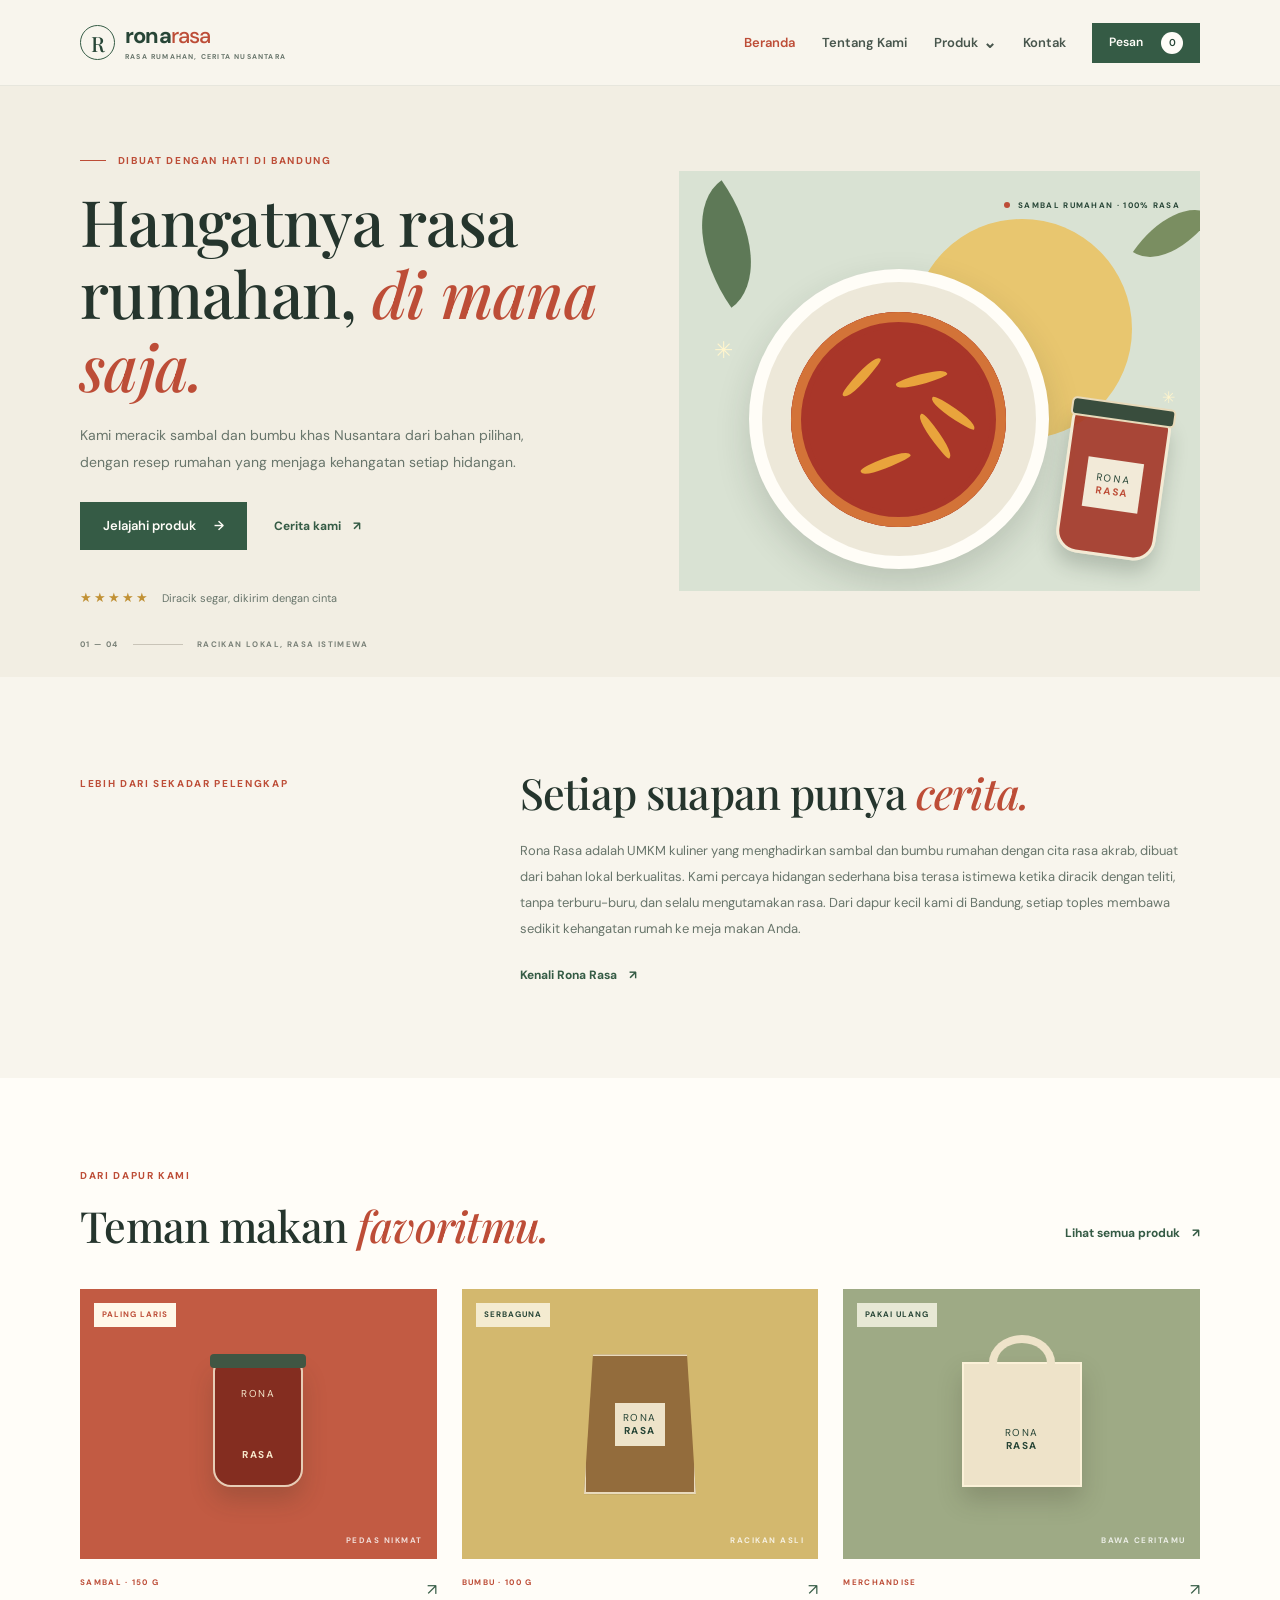
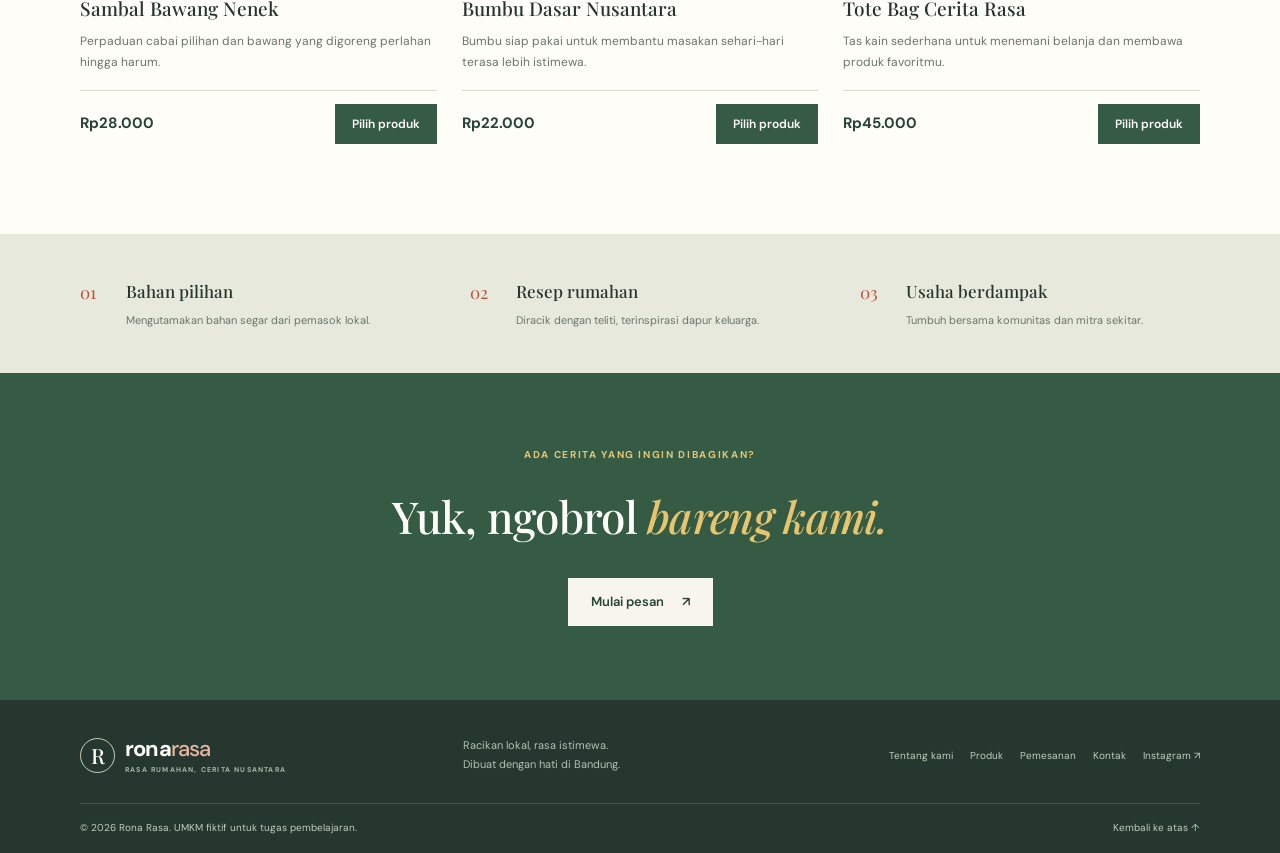
<file: TugasUTSJason/index.html>
<!doctype html>
<html lang="id">
<head>
  <meta charset="utf-8">
  <meta name="viewport" content="width=device-width, initial-scale=1">
  <meta name="description" content="Rona Rasa menghadirkan sambal dan bumbu rumahan khas Nusantara, diracik dari bahan pilihan.">
  <meta name="theme-color" content="#f8f5ed">
  <title>Rona Rasa — Hangatnya Rasa Rumahan</title>
  <link rel="preconnect" href="https://fonts.googleapis.com">
  <link rel="preconnect" href="https://fonts.gstatic.com" crossorigin>
  <link href="https://fonts.googleapis.com/css2?family=DM+Sans:wght@400;500;600;700&family=Playfair+Display:wght@500;600;700&display=swap" rel="stylesheet">
  <link rel="stylesheet" href="css/style.css">
  <script src="js/script.js" defer></script>
</head>
<body>
  <a class="skip-link" href="#konten">Lewati ke konten</a>
  <header class="site-header">
    <div class="container header-inner">
      <a class="brand" href="index.html" aria-label="Rona Rasa, beranda">
        <span class="brand-mark" aria-hidden="true">R</span>
        <span>rona<span class="brand-light">rasa</span><small>RASA RUMAHAN, CERITA NUSANTARA</small></span>
      </a>
      <button class="menu-toggle" type="button" aria-expanded="false" aria-controls="primary-navigation" aria-label="Buka menu">
        <span></span><span></span><span></span>
      </button>
      <nav class="site-nav" id="primary-navigation" aria-label="Navigasi utama">
        <ul class="nav-list">
          <li><a class="nav-link" href="index.html" aria-current="page">Beranda</a></li>
          <li><a class="nav-link" href="tentang.html">Tentang Kami</a></li>
          <li class="has-dropdown">
            <a class="nav-link" href="produk.html">Produk <span class="chevron" aria-hidden="true">⌄</span></a>
            <ul class="dropdown">
              <li><a href="produk.html#sambal">Sambal</a></li>
              <li><a href="produk.html#bumbu">Bumbu</a></li>
              <li><a href="produk.html#merchandise">Merchandise</a></li>
            </ul>
          </li>
          <li><a class="nav-link" href="kontak.html">Kontak</a></li>
        </ul>
        <a class="button button-small nav-cta" href="pemesanan.html">Pesan <span class="cart-count" data-cart-count>0</span></a>
      </nav>
    </div>
  </header>

  <main id="konten">
    <section class="hero">
      <div class="container hero-grid">
        <div class="hero-copy">
          <p class="eyebrow"><span class="eyebrow-line"></span> DIBUAT DENGAN HATI DI BANDUNG</p>
          <h1>Hangatnya rasa<br>rumahan, <em>di mana saja.</em></h1>
          <p class="hero-description">Kami meracik sambal dan bumbu khas Nusantara dari bahan pilihan, dengan resep rumahan yang menjaga kehangatan setiap hidangan.</p>
          <div class="hero-actions">
            <a class="button" href="produk.html">Jelajahi produk <span aria-hidden="true">→</span></a>
            <a class="text-link" href="tentang.html">Cerita kami <span aria-hidden="true">↗</span></a>
          </div>
          <div class="hero-note"><span class="note-stars" aria-label="Lima bintang">★★★★★</span><span>Diracik segar, dikirim dengan cinta</span></div>
        </div>
        <div class="hero-art" role="img" aria-label="Ilustrasi sajian sambal dan bahan segar">
          <div class="art-sun"></div><div class="art-leaf leaf-one"></div><div class="art-leaf leaf-two"></div>
          <div class="plate"><div class="plate-inner"><span class="pepper pepper-one"></span><span class="pepper pepper-two"></span><span class="pepper pepper-three"></span><span class="pepper pepper-four"></span><span class="pepper pepper-five"></span></div></div>
          <div class="jar"><span class="jar-lid"></span><span class="jar-label">RONA<br><b>RASA</b></span></div>
          <div class="art-caption"><span class="caption-dot"></span> SAMBAL RUMAHAN · 100% RASA</div>
          <span class="art-sparkle sparkle-one">✳</span><span class="art-sparkle sparkle-two">✳</span>
        </div>
      </div>
      <div class="hero-bottom container"><span>01 — 04</span><span class="hero-bottom-line"></span><span>RACIKAN LOKAL, RASA ISTIMEWA</span></div>
    </section>

    <section class="intro section-pad">
      <div class="container intro-grid">
        <p class="eyebrow">LEBIH DARI SEKADAR PELENGKAP</p>
        <div>
          <h2>Setiap suapan punya <em>cerita.</em></h2>
          <p class="body-copy">Rona Rasa adalah UMKM kuliner yang menghadirkan sambal dan bumbu rumahan dengan cita rasa akrab, dibuat dari bahan lokal berkualitas. Kami percaya hidangan sederhana bisa terasa istimewa ketika diracik dengan teliti, tanpa terburu-buru, dan selalu mengutamakan rasa. Dari dapur kecil kami di Bandung, setiap toples membawa sedikit kehangatan rumah ke meja makan Anda.</p>
          <a class="text-link" href="tentang.html">Kenali Rona Rasa <span aria-hidden="true">↗</span></a>
        </div>
      </div>
    </section>

    <section class="featured section-pad">
      <div class="container">
        <div class="section-heading">
          <div><p class="eyebrow">DARI DAPUR KAMI</p><h2>Teman makan <em>favoritmu.</em></h2></div>
          <a class="text-link" href="produk.html">Lihat semua produk <span aria-hidden="true">↗</span></a>
        </div>
        <div class="product-grid">
          <article class="product-card">
            <a class="product-visual visual-red" href="produk.html#sambal" aria-label="Lihat Sambal Bawang Nenek">
              <span class="product-badge">PALING LARIS</span><span class="product-illustration jar-illustration">RONA<br><b>RASA</b></span><span class="visual-caption">PEDAS NIKMAT</span>
            </a>
            <div class="product-meta"><div><p class="product-category">SAMBAL · 150 G</p><h3>Sambal Bawang Nenek</h3></div><span class="product-arrow" aria-hidden="true">↗</span></div>
            <p class="product-summary">Perpaduan cabai pilihan dan bawang yang digoreng perlahan hingga harum.</p><div class="product-buy"><strong>Rp28.000</strong><a class="button button-small" href="produk.html#sambal">Pilih produk</a></div>
          </article>
          <article class="product-card">
            <a class="product-visual visual-gold" href="produk.html#bumbu" aria-label="Lihat Bumbu Dasar Nusantara">
              <span class="product-badge badge-light">SERBAGUNA</span><span class="product-illustration pouch-illustration"><span>RONA<br><b>RASA</b></span></span><span class="visual-caption">RACIKAN ASLI</span>
            </a>
            <div class="product-meta"><div><p class="product-category">BUMBU · 100 G</p><h3>Bumbu Dasar Nusantara</h3></div><span class="product-arrow" aria-hidden="true">↗</span></div>
            <p class="product-summary">Bumbu siap pakai untuk membantu masakan sehari-hari terasa lebih istimewa.</p><div class="product-buy"><strong>Rp22.000</strong><a class="button button-small" href="produk.html#bumbu">Pilih produk</a></div>
          </article>
          <article class="product-card">
            <a class="product-visual visual-green" href="produk.html#merchandise" aria-label="Lihat Tote Bag Rona Rasa">
              <span class="product-badge badge-light">PAKAI ULANG</span><span class="product-illustration tote-illustration"><span>RONA<br><b>RASA</b></span></span><span class="visual-caption">BAWA CERITAMU</span>
            </a>
            <div class="product-meta"><div><p class="product-category">MERCHANDISE</p><h3>Tote Bag Cerita Rasa</h3></div><span class="product-arrow" aria-hidden="true">↗</span></div>
            <p class="product-summary">Tas kain sederhana untuk menemani belanja dan membawa produk favoritmu.</p><div class="product-buy"><strong>Rp45.000</strong><a class="button button-small" href="produk.html#merchandise">Pilih produk</a></div>
          </article>
        </div>
        <p class="cart-feedback" role="status" aria-live="polite"></p>
      </div>
    </section>

    <section class="values-strip">
      <div class="container values-grid">
        <div><span class="value-number">01</span><h3>Bahan pilihan</h3><p>Mengutamakan bahan segar dari pemasok lokal.</p></div>
        <div><span class="value-number">02</span><h3>Resep rumahan</h3><p>Diracik dengan teliti, terinspirasi dapur keluarga.</p></div>
        <div><span class="value-number">03</span><h3>Usaha berdampak</h3><p>Tumbuh bersama komunitas dan mitra sekitar.</p></div>
      </div>
    </section>
    <section class="closing-cta">
      <div class="container closing-inner"><p class="eyebrow">ADA CERITA YANG INGIN DIBAGIKAN?</p><h2>Yuk, ngobrol <em>bareng kami.</em></h2><a class="button button-light" href="pemesanan.html">Mulai pesan <span aria-hidden="true">↗</span></a></div>
    </section>
  </main>
  <footer class="site-footer">
    <div class="container footer-main">
      <a class="brand brand-footer" href="index.html"><span class="brand-mark" aria-hidden="true">R</span><span>rona<span class="brand-light">rasa</span><small>RASA RUMAHAN, CERITA NUSANTARA</small></span></a>
      <p>Racikan lokal, rasa istimewa.<br>Dibuat dengan hati di Bandung.</p>
      <div class="footer-links"><a href="tentang.html">Tentang kami</a><a href="produk.html">Produk</a><a href="pemesanan.html">Pemesanan</a><a href="kontak.html">Kontak</a><a href="https://instagram.com/ronarasa.id" target="_blank" rel="noreferrer">Instagram ↗</a></div>
    </div>
    <div class="container footer-bottom"><span>© <span data-year>2026</span> Rona Rasa. UMKM fiktif untuk tugas pembelajaran.</span><a href="#konten">Kembali ke atas ↑</a></div>
  </footer>
</body>
</html>
</file>
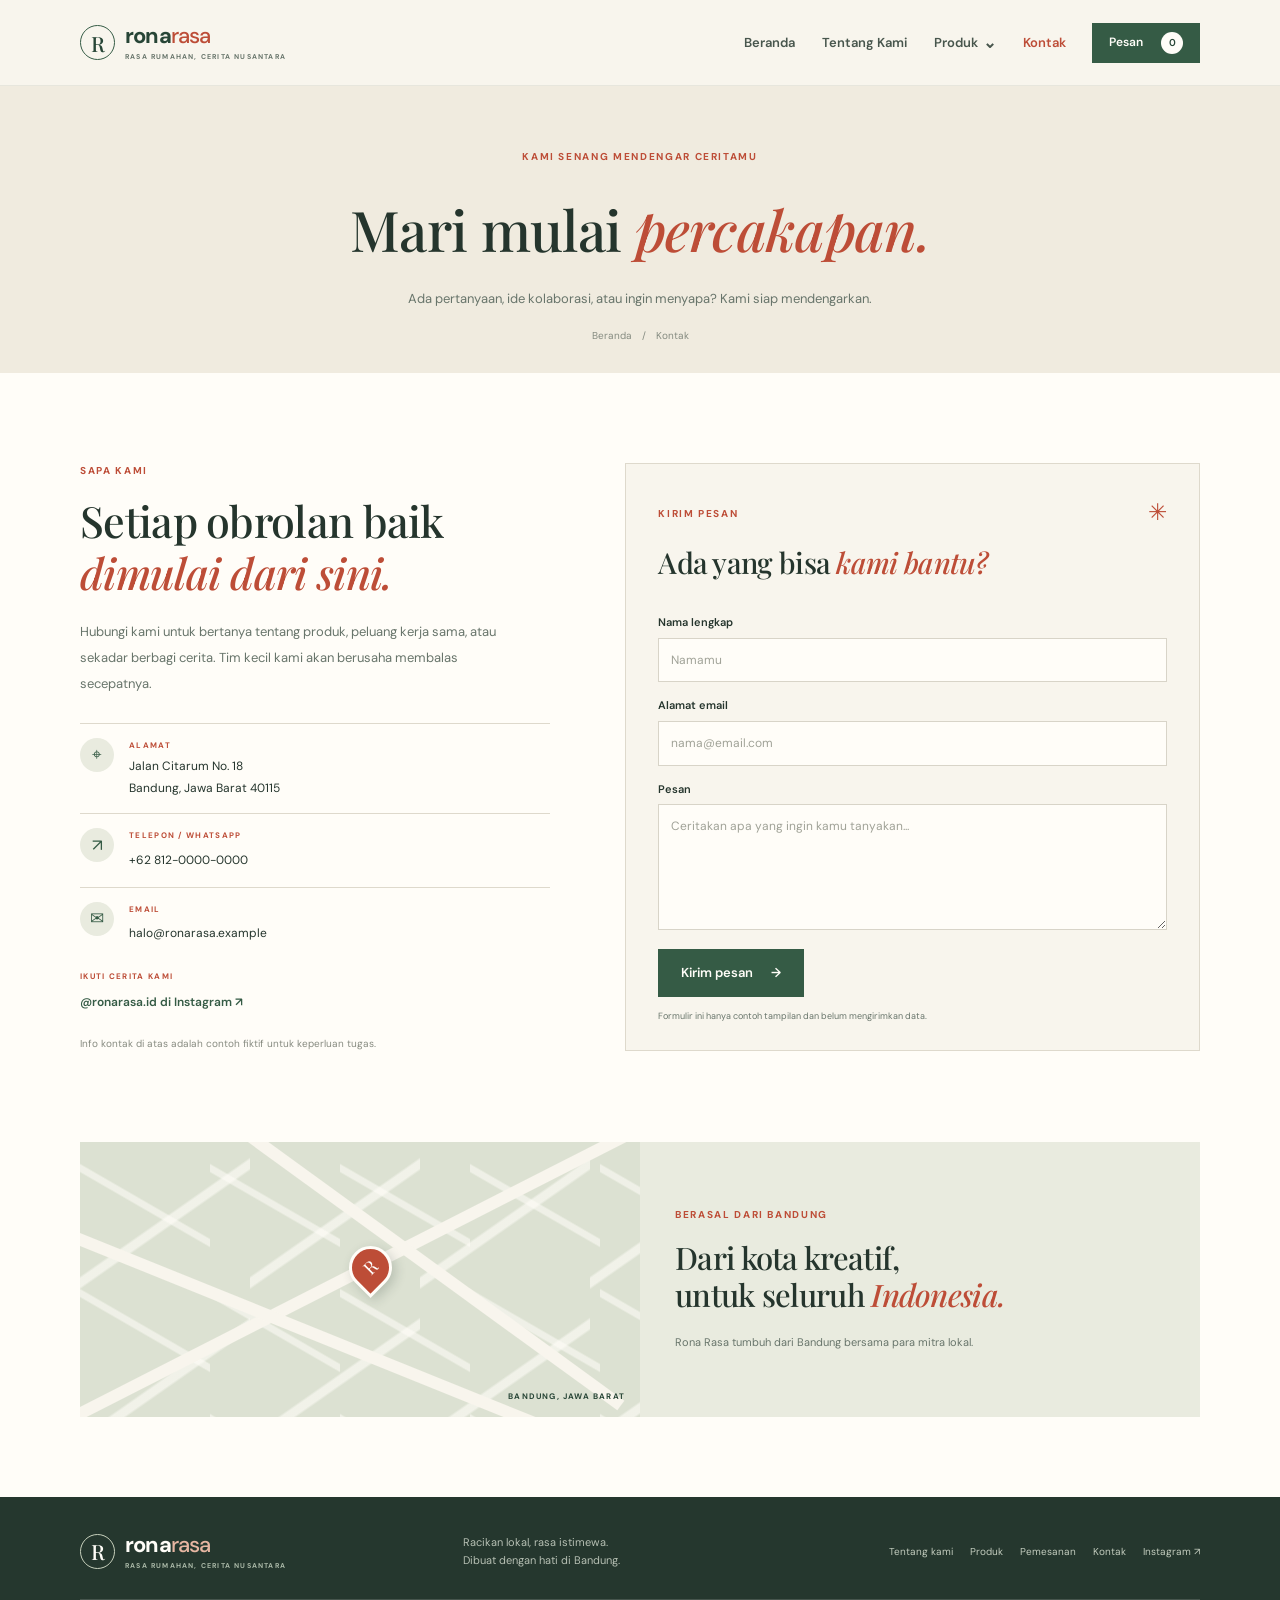
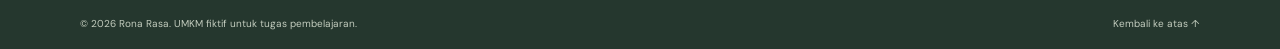
<file: TugasUTSJason/kontak.html>
<!doctype html>
<html lang="id">
<head>
  <meta charset="utf-8">
  <meta name="viewport" content="width=device-width, initial-scale=1">
  <meta name="description" content="Hubungi tim Rona Rasa untuk pertanyaan, pemesanan, atau kerja sama.">
  <meta name="theme-color" content="#f8f5ed">
  <title>Kontak — Rona Rasa</title>
  <link rel="preconnect" href="https://fonts.googleapis.com">
  <link rel="preconnect" href="https://fonts.gstatic.com" crossorigin>
  <link href="https://fonts.googleapis.com/css2?family=DM+Sans:wght@400;500;600;700&family=Playfair+Display:wght@500;600;700&display=swap" rel="stylesheet">
  <link rel="stylesheet" href="css/style.css">
  <script src="js/script.js" defer></script>
</head>
<body>
  <a class="skip-link" href="#konten">Lewati ke konten</a>
  <header class="site-header"><div class="container header-inner">
    <a class="brand" href="index.html" aria-label="Rona Rasa, beranda"><span class="brand-mark" aria-hidden="true">R</span><span>rona<span class="brand-light">rasa</span><small>RASA RUMAHAN, CERITA NUSANTARA</small></span></a>
    <button class="menu-toggle" type="button" aria-expanded="false" aria-controls="primary-navigation" aria-label="Buka menu"><span></span><span></span><span></span></button>
    <nav class="site-nav" id="primary-navigation" aria-label="Navigasi utama"><ul class="nav-list">
      <li><a class="nav-link" href="index.html">Beranda</a></li><li><a class="nav-link" href="tentang.html">Tentang Kami</a></li>
      <li class="has-dropdown"><a class="nav-link" href="produk.html">Produk <span class="chevron" aria-hidden="true">⌄</span></a><ul class="dropdown"><li><a href="produk.html#sambal">Sambal</a></li><li><a href="produk.html#bumbu">Bumbu</a></li><li><a href="produk.html#merchandise">Merchandise</a></li></ul></li>
      <li><a class="nav-link" href="kontak.html" aria-current="page">Kontak</a></li>
    </ul><a class="button button-small nav-cta" href="pemesanan.html">Pesan <span class="cart-count" data-cart-count>0</span></a></nav>
  </div></header>
  <main id="konten">
    <section class="page-hero"><div class="container page-hero-inner"><p class="eyebrow">KAMI SENANG MENDENGAR CERITAMU</p><h1>Mari mulai <em>percakapan.</em></h1><p>Ada pertanyaan, ide kolaborasi, atau ingin menyapa? Kami siap mendengarkan.</p><div class="breadcrumb"><a href="index.html">Beranda</a><span aria-hidden="true">/</span><span>Kontak</span></div></div></section>
    <section class="contact-section section-pad"><div class="container contact-grid">
      <div class="contact-details"><p class="eyebrow">SAPA KAMI</p><h2>Setiap obrolan baik <em>dimulai dari sini.</em></h2><p class="body-copy">Hubungi kami untuk bertanya tentang produk, peluang kerja sama, atau sekadar berbagi cerita. Tim kecil kami akan berusaha membalas secepatnya.</p>
        <div class="contact-item"><span class="contact-icon" aria-hidden="true">⌖</span><div><p class="product-category">ALAMAT</p><p>Jalan Citarum No. 18<br>Bandung, Jawa Barat 40115</p></div></div>
        <div class="contact-item"><span class="contact-icon" aria-hidden="true">↗</span><div><p class="product-category">TELEPON / WHATSAPP</p><a href="tel:+6281200000000">+62 812-0000-0000</a></div></div>
        <div class="contact-item"><span class="contact-icon" aria-hidden="true">✉</span><div><p class="product-category">EMAIL</p><a href="mailto:halo@ronarasa.example">halo@ronarasa.example</a></div></div>
        <div class="contact-social"><p class="product-category">IKUTI CERITA KAMI</p><a href="https://instagram.com/ronarasa.id" target="_blank" rel="noreferrer">@ronarasa.id di Instagram ↗</a></div>
        <p class="fiction-note">Info kontak di atas adalah contoh fiktif untuk keperluan tugas.</p>
      </div>
      <div class="contact-form-wrap" id="pesan"><div class="form-heading"><span class="eyebrow">KIRIM PESAN</span><span class="form-star" aria-hidden="true">✳</span></div><h2>Ada yang bisa <em>kami bantu?</em></h2>
        <form class="contact-form">
          <label for="nama">Nama lengkap</label><input id="nama" name="nama" type="text" autocomplete="name" placeholder="Namamu" required>
          <label for="email">Alamat email</label><input id="email" name="email" type="email" autocomplete="email" placeholder="nama@email.com" required>
          <label for="pesan-isi">Pesan</label><textarea id="pesan-isi" name="pesan" rows="5" placeholder="Ceritakan apa yang ingin kamu tanyakan..." required></textarea>
          <button class="button form-submit" type="submit">Kirim pesan <span aria-hidden="true">→</span></button>
          <p class="form-note">Formulir ini hanya contoh tampilan dan belum mengirimkan data.</p>
          <p class="form-status" role="status" aria-live="polite"></p>
        </form>
      </div>
    </div></section>
    <section class="map-section"><div class="container map-card"><div class="map-pattern" aria-hidden="true"><span class="map-road road-one"></span><span class="map-road road-two"></span><span class="map-road road-three"></span><span class="map-pin">R</span><span class="map-label">BANDUNG, JAWA BARAT</span></div><div class="map-caption"><p class="eyebrow">BERASAL DARI BANDUNG</p><h2>Dari kota kreatif,<br>untuk seluruh <em>Indonesia.</em></h2><p>Rona Rasa tumbuh dari Bandung bersama para mitra lokal.</p></div></div></section>
  </main>
  <footer class="site-footer"><div class="container footer-main"><a class="brand brand-footer" href="index.html"><span class="brand-mark" aria-hidden="true">R</span><span>rona<span class="brand-light">rasa</span><small>RASA RUMAHAN, CERITA NUSANTARA</small></span></a><p>Racikan lokal, rasa istimewa.<br>Dibuat dengan hati di Bandung.</p><div class="footer-links"><a href="tentang.html">Tentang kami</a><a href="produk.html">Produk</a><a href="pemesanan.html">Pemesanan</a><a href="kontak.html">Kontak</a><a href="https://instagram.com/ronarasa.id" target="_blank" rel="noreferrer">Instagram ↗</a></div></div><div class="container footer-bottom"><span>© <span data-year>2026</span> Rona Rasa. UMKM fiktif untuk tugas pembelajaran.</span><a href="#konten">Kembali ke atas ↑</a></div></footer>
</body>
</html>
</file>
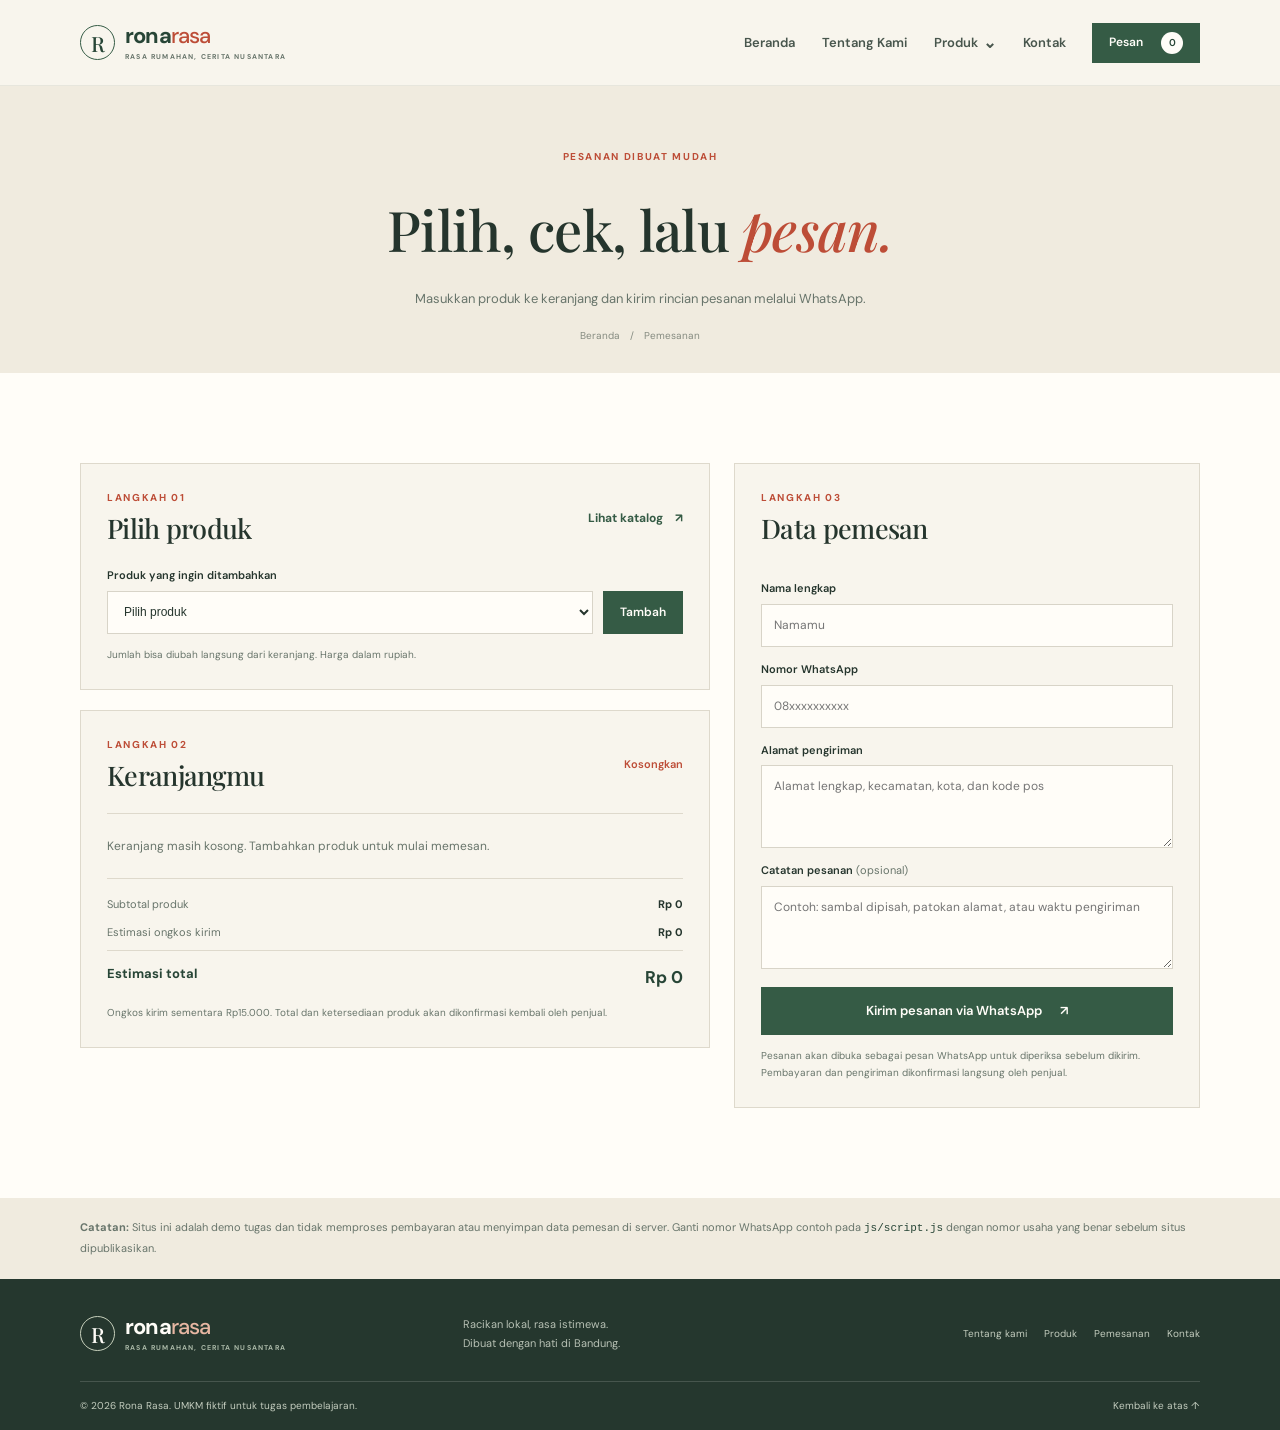
<file: TugasUTSJason/pemesanan.html>
<!doctype html>
<html lang="id">
<head>
  <meta charset="utf-8">
  <meta name="viewport" content="width=device-width, initial-scale=1">
  <meta name="description" content="Pilih produk Rona Rasa, tinjau keranjang, dan kirim pesanan melalui WhatsApp.">
  <meta name="theme-color" content="#f8f5ed">
  <title>Pemesanan — Rona Rasa</title>
  <link rel="preconnect" href="https://fonts.googleapis.com">
  <link rel="preconnect" href="https://fonts.gstatic.com" crossorigin>
  <link href="https://fonts.googleapis.com/css2?family=DM+Sans:wght@400;500;600;700&family=Playfair+Display:wght@500;600;700&display=swap" rel="stylesheet">
  <link rel="stylesheet" href="css/style.css">
  <script src="js/script.js" defer></script>
</head>
<body>
  <a class="skip-link" href="#konten">Lewati ke konten</a>
  <header class="site-header"><div class="container header-inner">
    <a class="brand" href="index.html" aria-label="Rona Rasa, beranda"><span class="brand-mark" aria-hidden="true">R</span><span>rona<span class="brand-light">rasa</span><small>RASA RUMAHAN, CERITA NUSANTARA</small></span></a>
    <button class="menu-toggle" type="button" aria-expanded="false" aria-controls="primary-navigation" aria-label="Buka menu"><span></span><span></span><span></span></button>
    <nav class="site-nav" id="primary-navigation" aria-label="Navigasi utama"><ul class="nav-list">
      <li><a class="nav-link" href="index.html">Beranda</a></li><li><a class="nav-link" href="tentang.html">Tentang Kami</a></li>
      <li class="has-dropdown"><a class="nav-link" href="produk.html">Produk <span class="chevron" aria-hidden="true">⌄</span></a><ul class="dropdown"><li><a href="produk.html#sambal">Sambal</a></li><li><a href="produk.html#bumbu">Bumbu</a></li><li><a href="produk.html#merchandise">Merchandise</a></li></ul></li>
      <li><a class="nav-link" href="kontak.html">Kontak</a></li>
    </ul><a class="button button-small nav-cta" href="pemesanan.html" aria-current="page">Pesan <span class="cart-count" data-cart-count>0</span></a></nav>
  </div></header>
  <main id="konten">
    <section class="page-hero"><div class="container page-hero-inner"><p class="eyebrow">PESANAN DIBUAT MUDAH</p><h1>Pilih, cek, lalu <em>pesan.</em></h1><p>Masukkan produk ke keranjang dan kirim rincian pesanan melalui WhatsApp.</p><div class="breadcrumb"><a href="index.html">Beranda</a><span aria-hidden="true">/</span><span>Pemesanan</span></div></div></section>
    <section class="order-section section-pad"><div class="container order-layout">
      <div class="order-main">
        <section class="order-panel" aria-labelledby="pilih-produk">
          <div class="order-panel-heading"><div><p class="eyebrow">LANGKAH 01</p><h2 id="pilih-produk">Pilih produk</h2></div><a class="text-link" href="produk.html">Lihat katalog <span aria-hidden="true">↗</span></a></div>
          <form class="add-product-form">
            <label for="product-select">Produk yang ingin ditambahkan</label>
            <div class="add-product-controls"><select id="product-select" name="product" required><option value="">Pilih produk</option></select><button class="button button-small" type="submit">Tambah</button></div>
            <p class="order-help">Jumlah bisa diubah langsung dari keranjang. Harga dalam rupiah.</p>
          </form>
        </section>
        <section class="order-panel cart-panel" aria-labelledby="isi-keranjang">
          <div class="order-panel-heading"><div><p class="eyebrow">LANGKAH 02</p><h2 id="isi-keranjang">Keranjangmu</h2></div><button class="clear-cart" type="button" data-clear-cart>Kosongkan</button></div>
          <div class="cart-items" data-cart-items aria-live="polite"></div>
          <div class="cart-empty" data-cart-empty>Keranjang masih kosong. Tambahkan produk untuk mulai memesan.</div>
          <div class="cart-totals">
            <div><span>Subtotal produk</span><strong data-subtotal>Rp0</strong></div>
            <div><span>Estimasi ongkos kirim</span><strong data-shipping>Rp0</strong></div>
            <div class="cart-grand-total"><span>Estimasi total</span><strong data-total>Rp0</strong></div>
          </div>
          <p class="order-help">Ongkos kirim sementara Rp15.000. Total dan ketersediaan produk akan dikonfirmasi kembali oleh penjual.</p>
        </section>
      </div>
      <section class="order-panel customer-panel" aria-labelledby="data-pemesan">
        <p class="eyebrow">LANGKAH 03</p><h2 id="data-pemesan">Data pemesan</h2>
        <form class="checkout-form">
          <label for="customer-name">Nama lengkap</label><input id="customer-name" name="nama" type="text" autocomplete="name" placeholder="Namamu" required>
          <label for="customer-phone">Nomor WhatsApp</label><input id="customer-phone" name="telepon" type="tel" autocomplete="tel" placeholder="08xxxxxxxxxx" required>
          <label for="customer-address">Alamat pengiriman</label><textarea id="customer-address" name="alamat" rows="3" autocomplete="street-address" placeholder="Alamat lengkap, kecamatan, kota, dan kode pos" required></textarea>
          <label for="customer-notes">Catatan pesanan <span>(opsional)</span></label><textarea id="customer-notes" name="catatan" rows="3" placeholder="Contoh: sambal dipisah, patokan alamat, atau waktu pengiriman"></textarea>
          <button class="button form-submit" type="submit">Kirim pesanan via WhatsApp <span aria-hidden="true">↗</span></button>
          <p class="order-help">Pesanan akan dibuka sebagai pesan WhatsApp untuk diperiksa sebelum dikirim. Pembayaran dan pengiriman dikonfirmasi langsung oleh penjual.</p>
          <p class="order-status" data-order-status role="status" aria-live="polite"></p>
        </form>
      </section>
    </div></section>
    <section class="order-disclaimer"><div class="container"><p><strong>Catatan:</strong> Situs ini adalah demo tugas dan tidak memproses pembayaran atau menyimpan data pemesan di server. Ganti nomor WhatsApp contoh pada <code>js/script.js</code> dengan nomor usaha yang benar sebelum situs dipublikasikan.</p></div></section>
  </main>
  <footer class="site-footer"><div class="container footer-main"><a class="brand brand-footer" href="index.html"><span class="brand-mark" aria-hidden="true">R</span><span>rona<span class="brand-light">rasa</span><small>RASA RUMAHAN, CERITA NUSANTARA</small></span></a><p>Racikan lokal, rasa istimewa.<br>Dibuat dengan hati di Bandung.</p><div class="footer-links"><a href="tentang.html">Tentang kami</a><a href="produk.html">Produk</a><a href="pemesanan.html">Pemesanan</a><a href="kontak.html">Kontak</a></div></div><div class="container footer-bottom"><span>© <span data-year>2026</span> Rona Rasa. UMKM fiktif untuk tugas pembelajaran.</span><a href="#konten">Kembali ke atas ↑</a></div></footer>
</body>
</html>
</file>
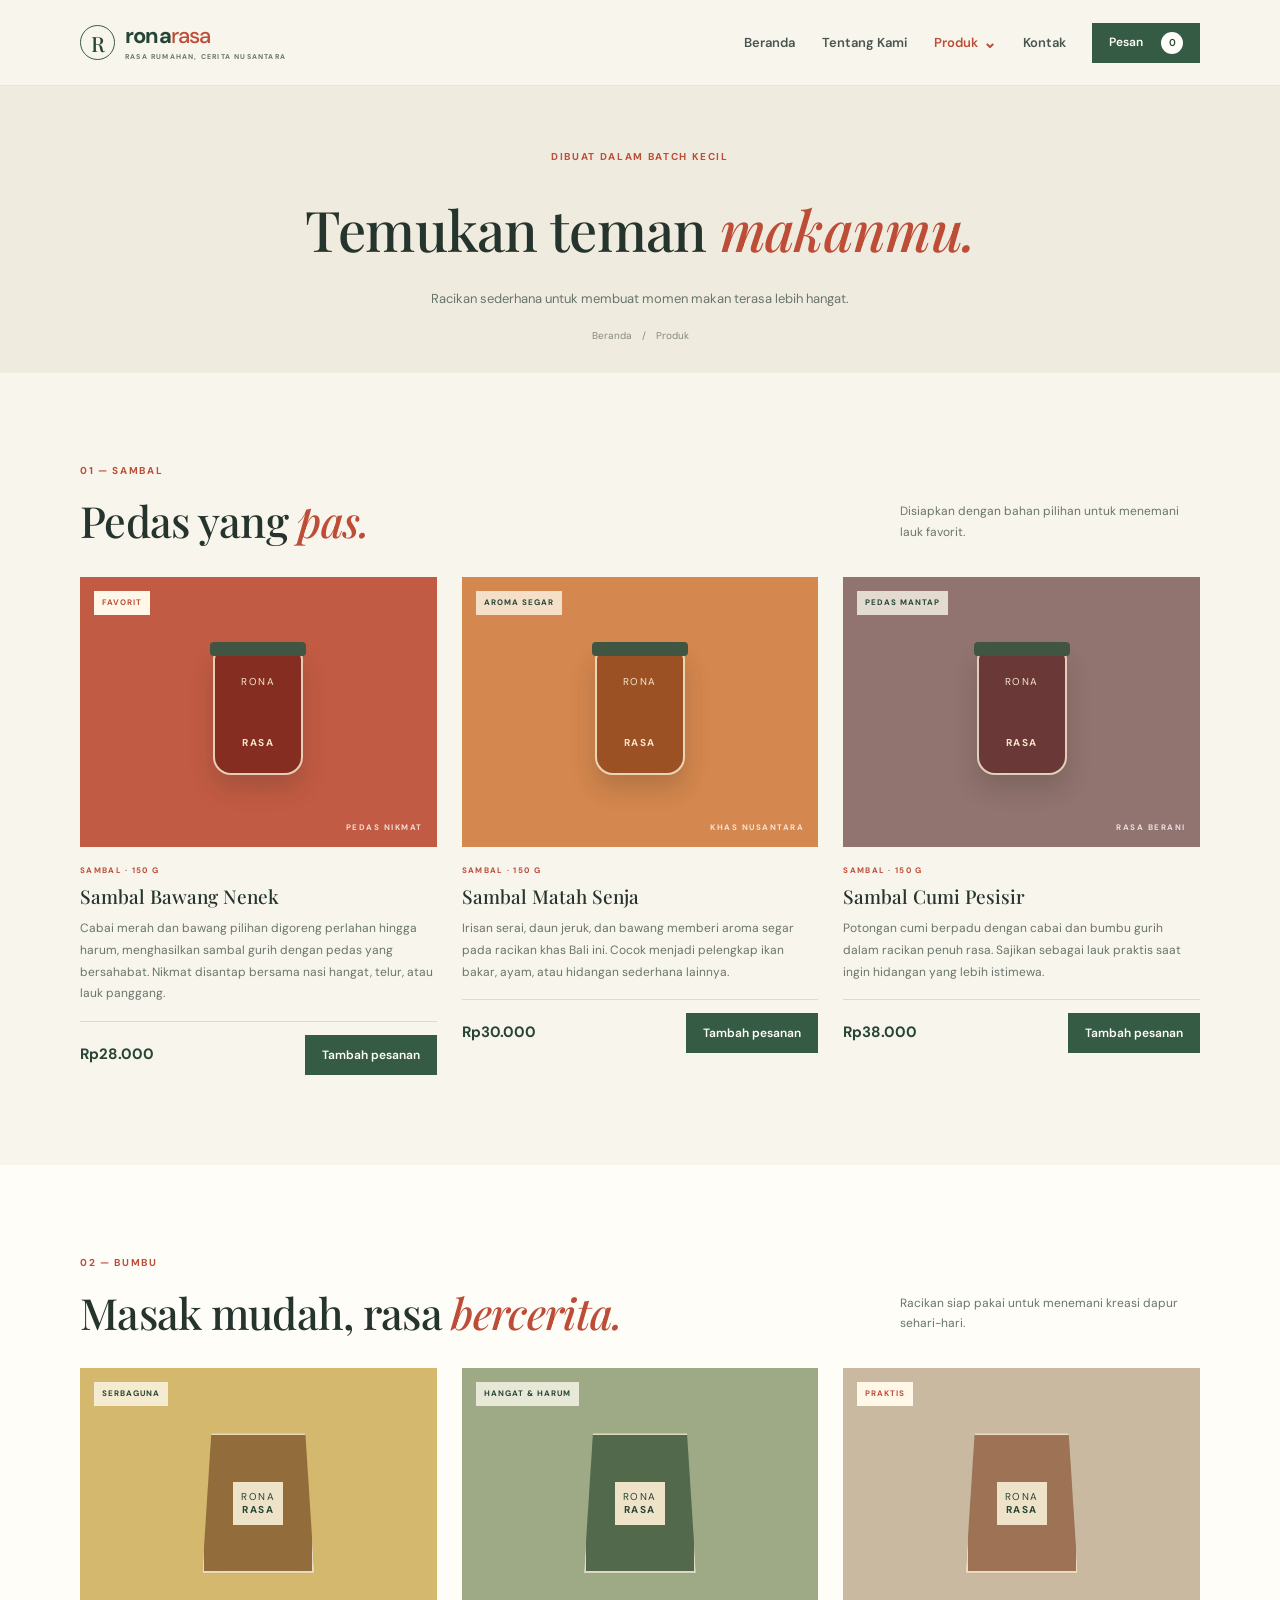
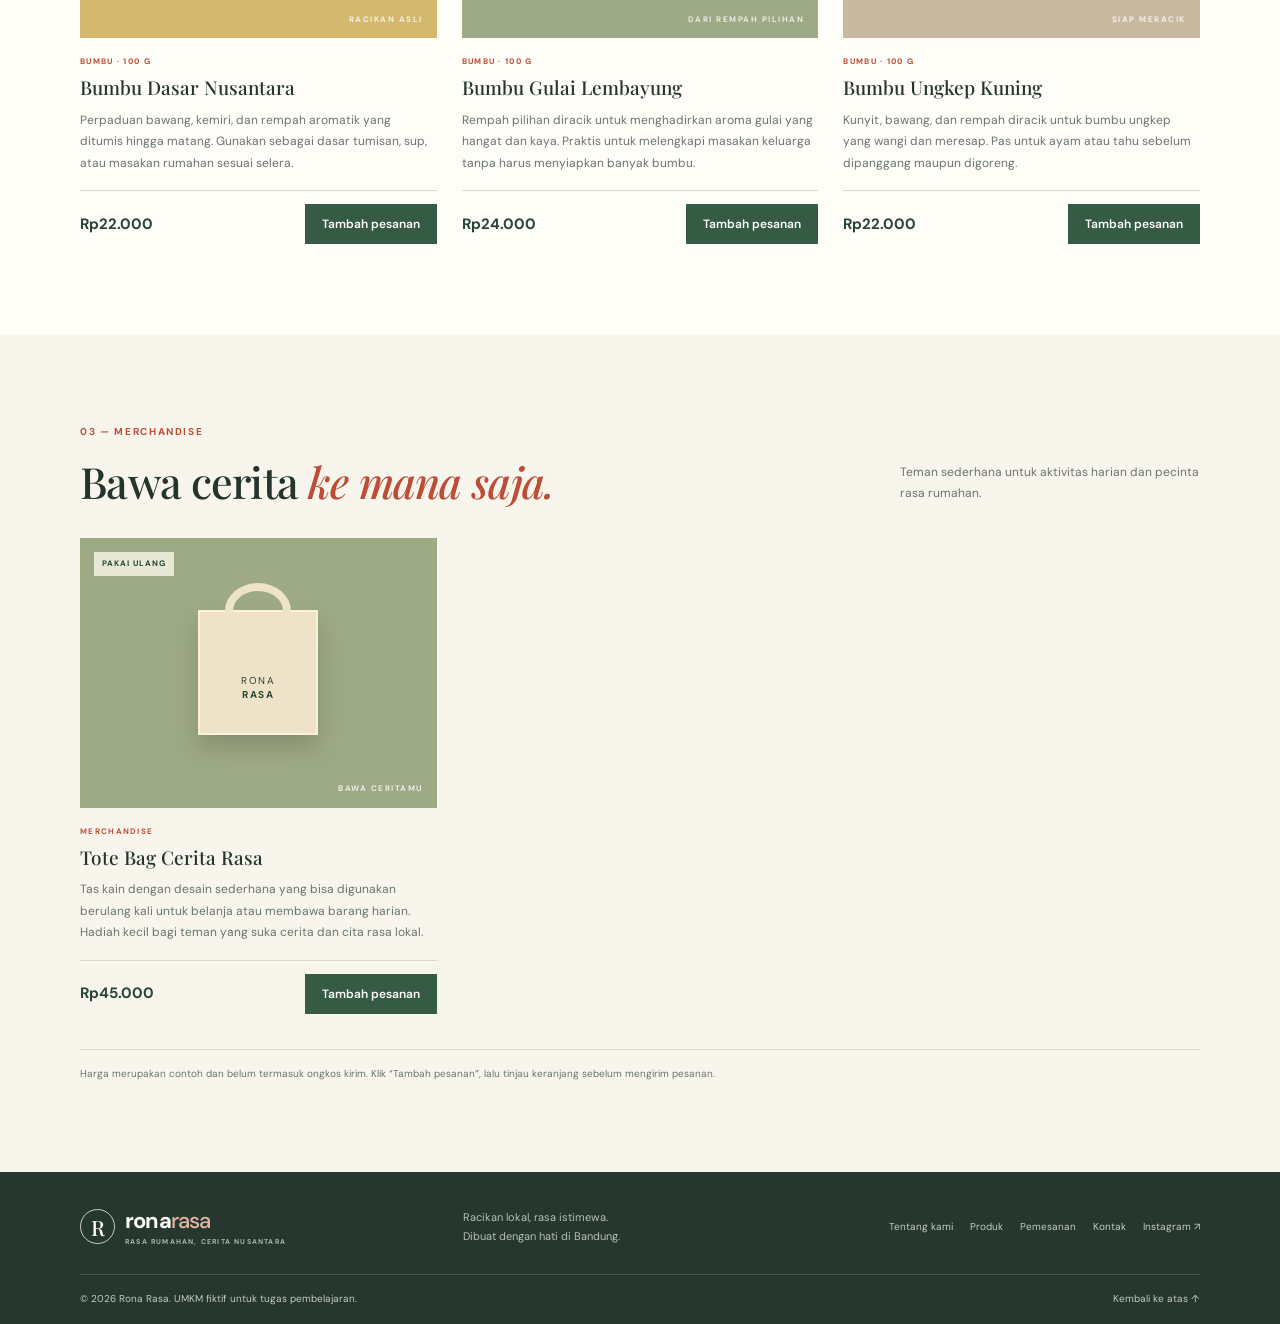
<file: TugasUTSJason/produk.html>
<!doctype html>
<html lang="id">
<head>
  <meta charset="utf-8">
  <meta name="viewport" content="width=device-width, initial-scale=1">
  <meta name="description" content="Jelajahi sambal, bumbu rumahan, dan merchandise dari Rona Rasa.">
  <meta name="theme-color" content="#f8f5ed">
  <title>Produk — Rona Rasa</title>
  <link rel="preconnect" href="https://fonts.googleapis.com">
  <link rel="preconnect" href="https://fonts.gstatic.com" crossorigin>
  <link href="https://fonts.googleapis.com/css2?family=DM+Sans:wght@400;500;600;700&family=Playfair+Display:wght@500;600;700&display=swap" rel="stylesheet">
  <link rel="stylesheet" href="css/style.css">
  <script src="js/script.js" defer></script>
</head>
<body>
  <a class="skip-link" href="#konten">Lewati ke konten</a>
  <header class="site-header"><div class="container header-inner">
    <a class="brand" href="index.html" aria-label="Rona Rasa, beranda"><span class="brand-mark" aria-hidden="true">R</span><span>rona<span class="brand-light">rasa</span><small>RASA RUMAHAN, CERITA NUSANTARA</small></span></a>
    <button class="menu-toggle" type="button" aria-expanded="false" aria-controls="primary-navigation" aria-label="Buka menu"><span></span><span></span><span></span></button>
    <nav class="site-nav" id="primary-navigation" aria-label="Navigasi utama"><ul class="nav-list">
      <li><a class="nav-link" href="index.html">Beranda</a></li><li><a class="nav-link" href="tentang.html">Tentang Kami</a></li>
      <li class="has-dropdown"><a class="nav-link" href="produk.html" aria-current="page">Produk <span class="chevron" aria-hidden="true">⌄</span></a><ul class="dropdown"><li><a href="#sambal">Sambal</a></li><li><a href="#bumbu">Bumbu</a></li><li><a href="#merchandise">Merchandise</a></li></ul></li>
      <li><a class="nav-link" href="kontak.html">Kontak</a></li>
    </ul><a class="button button-small nav-cta" href="pemesanan.html">Pesan <span class="cart-count" data-cart-count>0</span></a></nav>
  </div></header>
  <main id="konten">
    <section class="page-hero"><div class="container page-hero-inner"><p class="eyebrow">DIBUAT DALAM BATCH KECIL</p><h1>Temukan teman <em>makanmu.</em></h1><p>Racikan sederhana untuk membuat momen makan terasa lebih hangat.</p><div class="breadcrumb"><a href="index.html">Beranda</a><span aria-hidden="true">/</span><span>Produk</span></div></div></section>
    <section class="catalog-section section-pad" id="sambal"><div class="container">
      <div class="catalog-heading"><div><p class="eyebrow">01 — SAMBAL</p><h2>Pedas yang <em>pas.</em></h2></div><p>Disiapkan dengan bahan pilihan untuk menemani lauk favorit.</p></div>
      <div class="product-grid">
        <article class="product-card"><div class="product-visual visual-red"><span class="product-badge">FAVORIT</span><span class="product-illustration jar-illustration">RONA<br><b>RASA</b></span><span class="visual-caption">PEDAS NIKMAT</span></div><div class="product-meta"><div><p class="product-category">SAMBAL · 150 G</p><h3>Sambal Bawang Nenek</h3></div></div><p class="product-summary">Cabai merah dan bawang pilihan digoreng perlahan hingga harum, menghasilkan sambal gurih dengan pedas yang bersahabat. Nikmat disantap bersama nasi hangat, telur, atau lauk panggang.</p><div class="product-buy"><strong>Rp28.000</strong><button class="button button-small" type="button" data-add-to-cart="sambal-bawang">Tambah pesanan</button></div></article>
        <article class="product-card"><div class="product-visual visual-orange"><span class="product-badge badge-light">AROMA SEGAR</span><span class="product-illustration jar-illustration jar-orange">RONA<br><b>RASA</b></span><span class="visual-caption">KHAS NUSANTARA</span></div><div class="product-meta"><div><p class="product-category">SAMBAL · 150 G</p><h3>Sambal Matah Senja</h3></div></div><p class="product-summary">Irisan serai, daun jeruk, dan bawang memberi aroma segar pada racikan khas Bali ini. Cocok menjadi pelengkap ikan bakar, ayam, atau hidangan sederhana lainnya.</p><div class="product-buy"><strong>Rp30.000</strong><button class="button button-small" type="button" data-add-to-cart="sambal-matah">Tambah pesanan</button></div></article>
        <article class="product-card"><div class="product-visual visual-plum"><span class="product-badge badge-light">PEDAS MANTAP</span><span class="product-illustration jar-illustration jar-plum">RONA<br><b>RASA</b></span><span class="visual-caption">RASA BERANI</span></div><div class="product-meta"><div><p class="product-category">SAMBAL · 150 G</p><h3>Sambal Cumi Pesisir</h3></div></div><p class="product-summary">Potongan cumi berpadu dengan cabai dan bumbu gurih dalam racikan penuh rasa. Sajikan sebagai lauk praktis saat ingin hidangan yang lebih istimewa.</p><div class="product-buy"><strong>Rp38.000</strong><button class="button button-small" type="button" data-add-to-cart="sambal-cumi">Tambah pesanan</button></div></article>
      </div>
    </div></section>
    <section class="catalog-section catalog-tint section-pad" id="bumbu"><div class="container">
      <div class="catalog-heading"><div><p class="eyebrow">02 — BUMBU</p><h2>Masak mudah, rasa <em>bercerita.</em></h2></div><p>Racikan siap pakai untuk menemani kreasi dapur sehari-hari.</p></div>
      <div class="product-grid">
        <article class="product-card"><div class="product-visual visual-gold"><span class="product-badge badge-light">SERBAGUNA</span><span class="product-illustration pouch-illustration"><span>RONA<br><b>RASA</b></span></span><span class="visual-caption">RACIKAN ASLI</span></div><div class="product-meta"><div><p class="product-category">BUMBU · 100 G</p><h3>Bumbu Dasar Nusantara</h3></div></div><p class="product-summary">Perpaduan bawang, kemiri, dan rempah aromatik yang ditumis hingga matang. Gunakan sebagai dasar tumisan, sup, atau masakan rumahan sesuai selera.</p><div class="product-buy"><strong>Rp22.000</strong><button class="button button-small" type="button" data-add-to-cart="bumbu-dasar">Tambah pesanan</button></div></article>
        <article class="product-card"><div class="product-visual visual-green"><span class="product-badge badge-light">HANGAT &amp; HARUM</span><span class="product-illustration pouch-illustration pouch-green"><span>RONA<br><b>RASA</b></span></span><span class="visual-caption">DARI REMPAH PILIHAN</span></div><div class="product-meta"><div><p class="product-category">BUMBU · 100 G</p><h3>Bumbu Gulai Lembayung</h3></div></div><p class="product-summary">Rempah pilihan diracik untuk menghadirkan aroma gulai yang hangat dan kaya. Praktis untuk melengkapi masakan keluarga tanpa harus menyiapkan banyak bumbu.</p><div class="product-buy"><strong>Rp24.000</strong><button class="button button-small" type="button" data-add-to-cart="bumbu-gulai">Tambah pesanan</button></div></article>
        <article class="product-card"><div class="product-visual visual-cream"><span class="product-badge">PRAKTIS</span><span class="product-illustration pouch-illustration pouch-cream"><span>RONA<br><b>RASA</b></span></span><span class="visual-caption">SIAP MERACIK</span></div><div class="product-meta"><div><p class="product-category">BUMBU · 100 G</p><h3>Bumbu Ungkep Kuning</h3></div></div><p class="product-summary">Kunyit, bawang, dan rempah diracik untuk bumbu ungkep yang wangi dan meresap. Pas untuk ayam atau tahu sebelum dipanggang maupun digoreng.</p><div class="product-buy"><strong>Rp22.000</strong><button class="button button-small" type="button" data-add-to-cart="bumbu-ungkep">Tambah pesanan</button></div></article>
      </div>
    </div></section>
    <section class="catalog-section section-pad" id="merchandise"><div class="container">
      <div class="catalog-heading"><div><p class="eyebrow">03 — MERCHANDISE</p><h2>Bawa cerita <em>ke mana saja.</em></h2></div><p>Teman sederhana untuk aktivitas harian dan pecinta rasa rumahan.</p></div>
      <div class="product-grid product-grid-short">
        <article class="product-card"><div class="product-visual visual-green"><span class="product-badge badge-light">PAKAI ULANG</span><span class="product-illustration tote-illustration"><span>RONA<br><b>RASA</b></span></span><span class="visual-caption">BAWA CERITAMU</span></div><div class="product-meta"><div><p class="product-category">MERCHANDISE</p><h3>Tote Bag Cerita Rasa</h3></div></div><p class="product-summary">Tas kain dengan desain sederhana yang bisa digunakan berulang kali untuk belanja atau membawa barang harian. Hadiah kecil bagi teman yang suka cerita dan cita rasa lokal.</p><div class="product-buy"><strong>Rp45.000</strong><button class="button button-small" type="button" data-add-to-cart="tote-bag">Tambah pesanan</button></div></article>
      </div>
      <p class="catalog-note">Harga merupakan contoh dan belum termasuk ongkos kirim. Klik “Tambah pesanan”, lalu tinjau keranjang sebelum mengirim pesanan.</p>
      <p class="cart-feedback" role="status" aria-live="polite"></p>
    </div></section>
  </main>
  <footer class="site-footer"><div class="container footer-main"><a class="brand brand-footer" href="index.html"><span class="brand-mark" aria-hidden="true">R</span><span>rona<span class="brand-light">rasa</span><small>RASA RUMAHAN, CERITA NUSANTARA</small></span></a><p>Racikan lokal, rasa istimewa.<br>Dibuat dengan hati di Bandung.</p><div class="footer-links"><a href="tentang.html">Tentang kami</a><a href="produk.html">Produk</a><a href="pemesanan.html">Pemesanan</a><a href="kontak.html">Kontak</a><a href="https://instagram.com/ronarasa.id" target="_blank" rel="noreferrer">Instagram ↗</a></div></div><div class="container footer-bottom"><span>© <span data-year>2026</span> Rona Rasa. UMKM fiktif untuk tugas pembelajaran.</span><a href="#konten">Kembali ke atas ↑</a></div></footer>
</body>
</html>
</file>
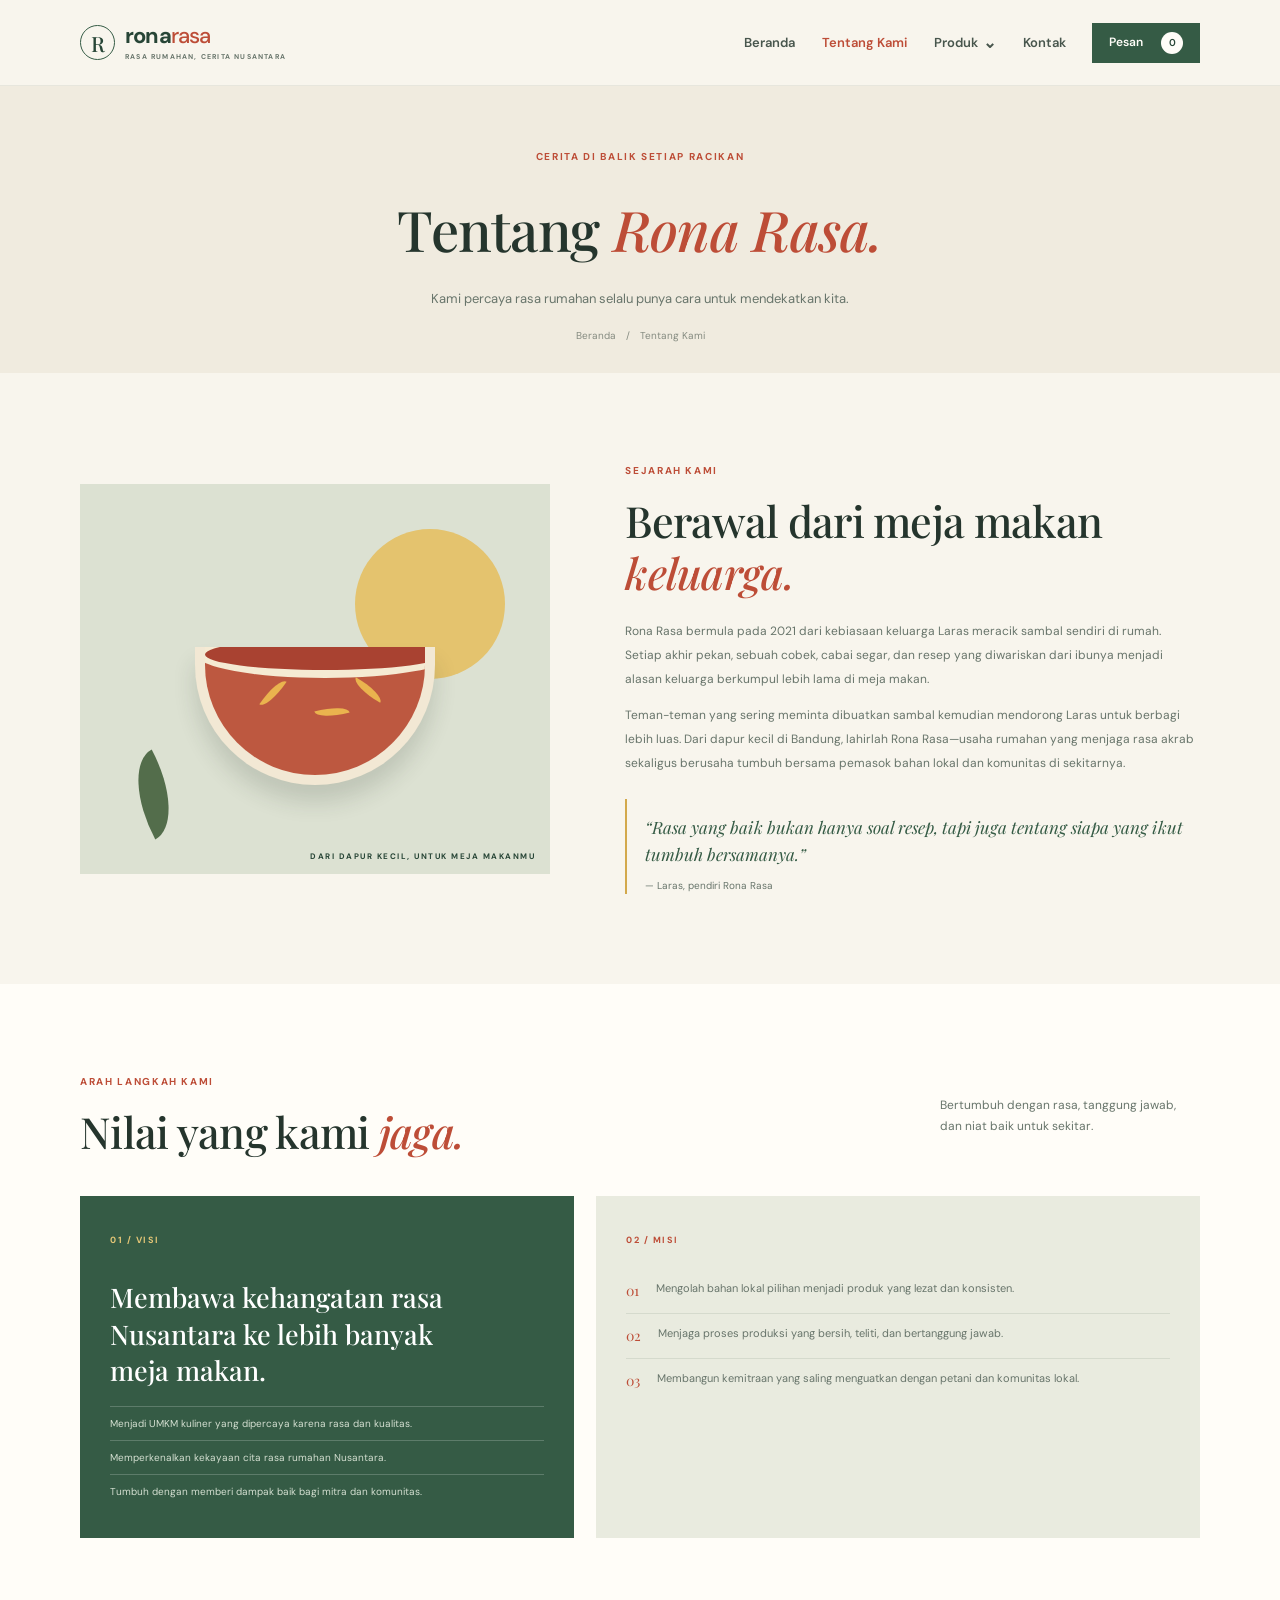
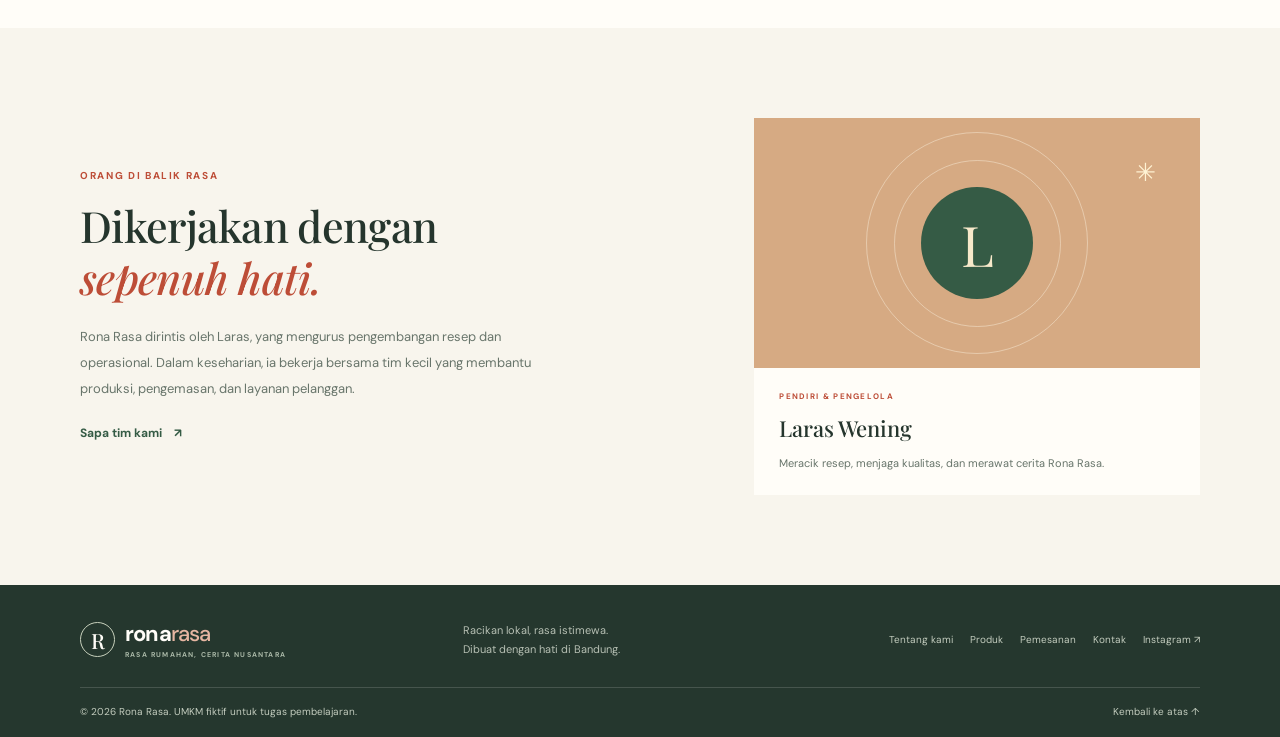
<file: TugasUTSJason/tentang.html>
<!doctype html>
<html lang="id">
<head>
  <meta charset="utf-8">
  <meta name="viewport" content="width=device-width, initial-scale=1">
  <meta name="description" content="Kenali perjalanan, visi, misi, dan tim di balik Rona Rasa.">
  <meta name="theme-color" content="#f8f5ed">
  <title>Tentang Kami — Rona Rasa</title>
  <link rel="preconnect" href="https://fonts.googleapis.com">
  <link rel="preconnect" href="https://fonts.gstatic.com" crossorigin>
  <link href="https://fonts.googleapis.com/css2?family=DM+Sans:wght@400;500;600;700&family=Playfair+Display:wght@500;600;700&display=swap" rel="stylesheet">
  <link rel="stylesheet" href="css/style.css">
  <script src="js/script.js" defer></script>
</head>
<body>
  <a class="skip-link" href="#konten">Lewati ke konten</a>
  <header class="site-header"><div class="container header-inner">
    <a class="brand" href="index.html" aria-label="Rona Rasa, beranda"><span class="brand-mark" aria-hidden="true">R</span><span>rona<span class="brand-light">rasa</span><small>RASA RUMAHAN, CERITA NUSANTARA</small></span></a>
    <button class="menu-toggle" type="button" aria-expanded="false" aria-controls="primary-navigation" aria-label="Buka menu"><span></span><span></span><span></span></button>
    <nav class="site-nav" id="primary-navigation" aria-label="Navigasi utama"><ul class="nav-list">
      <li><a class="nav-link" href="index.html">Beranda</a></li><li><a class="nav-link" href="tentang.html" aria-current="page">Tentang Kami</a></li>
      <li class="has-dropdown"><a class="nav-link" href="produk.html">Produk <span class="chevron" aria-hidden="true">⌄</span></a><ul class="dropdown"><li><a href="produk.html#sambal">Sambal</a></li><li><a href="produk.html#bumbu">Bumbu</a></li><li><a href="produk.html#merchandise">Merchandise</a></li></ul></li>
      <li><a class="nav-link" href="kontak.html">Kontak</a></li>
    </ul><a class="button button-small nav-cta" href="pemesanan.html">Pesan <span class="cart-count" data-cart-count>0</span></a></nav>
  </div></header>
  <main id="konten">
    <section class="page-hero"><div class="container page-hero-inner"><p class="eyebrow">CERITA DI BALIK SETIAP RACIKAN</p><h1>Tentang <em>Rona Rasa.</em></h1><p>Kami percaya rasa rumahan selalu punya cara untuk mendekatkan kita.</p><div class="breadcrumb"><a href="index.html">Beranda</a><span aria-hidden="true">/</span><span>Tentang Kami</span></div></div></section>
    <section class="story-section section-pad" id="sejarah"><div class="container story-grid">
      <div class="story-art" role="img" aria-label="Ilustrasi suasana dapur Rona Rasa"><div class="story-sun"></div><div class="story-bowl"><span></span><span></span><span></span></div><div class="story-leaf"></div><p>DARI DAPUR KECIL, UNTUK MEJA MAKANMU</p></div>
      <div class="story-copy"><p class="eyebrow">SEJARAH KAMI</p><h2>Berawal dari meja makan <em>keluarga.</em></h2>
        <p>Rona Rasa bermula pada 2021 dari kebiasaan keluarga Laras meracik sambal sendiri di rumah. Setiap akhir pekan, sebuah cobek, cabai segar, dan resep yang diwariskan dari ibunya menjadi alasan keluarga berkumpul lebih lama di meja makan.</p>
        <p>Teman-teman yang sering meminta dibuatkan sambal kemudian mendorong Laras untuk berbagi lebih luas. Dari dapur kecil di Bandung, lahirlah Rona Rasa—usaha rumahan yang menjaga rasa akrab sekaligus berusaha tumbuh bersama pemasok bahan lokal dan komunitas di sekitarnya.</p>
        <blockquote>“Rasa yang baik bukan hanya soal resep, tapi juga tentang siapa yang ikut tumbuh bersamanya.”<cite>— Laras, pendiri Rona Rasa</cite></blockquote>
      </div>
    </div></section>
    <section class="vision-section section-pad" id="visi-misi"><div class="container">
      <div class="section-heading"><div><p class="eyebrow">ARAH LANGKAH KAMI</p><h2>Nilai yang kami <em>jaga.</em></h2></div><p class="heading-aside">Bertumbuh dengan rasa, tanggung jawab, dan niat baik untuk sekitar.</p></div>
      <div class="vision-grid"><article class="vision-card"><span class="card-index">01 / VISI</span><h3>Membawa kehangatan rasa Nusantara ke lebih banyak meja makan.</h3><ul class="vision-points"><li>Menjadi UMKM kuliner yang dipercaya karena rasa dan kualitas.</li><li>Memperkenalkan kekayaan cita rasa rumahan Nusantara.</li><li>Tumbuh dengan memberi dampak baik bagi mitra dan komunitas.</li></ul></article>
        <div class="mission-card"><span class="card-index">02 / MISI</span><ul><li><span>01</span><p>Mengolah bahan lokal pilihan menjadi produk yang lezat dan konsisten.</p></li><li><span>02</span><p>Menjaga proses produksi yang bersih, teliti, dan bertanggung jawab.</p></li><li><span>03</span><p>Membangun kemitraan yang saling menguatkan dengan petani dan komunitas lokal.</p></li></ul></div></div>
    </div></section>
    <section class="team-section section-pad" id="tim"><div class="container team-grid"><div><p class="eyebrow">ORANG DI BALIK RASA</p><h2>Dikerjakan dengan <em>sepenuh hati.</em></h2><p class="body-copy">Rona Rasa dirintis oleh Laras, yang mengurus pengembangan resep dan operasional. Dalam keseharian, ia bekerja bersama tim kecil yang membantu produksi, pengemasan, dan layanan pelanggan.</p><a class="text-link" href="kontak.html">Sapa tim kami <span aria-hidden="true">↗</span></a></div>
      <article class="founder-card"><div class="founder-portrait" aria-hidden="true"><span>L</span><i>✳</i></div><div class="founder-info"><p class="product-category">PENDIRI &amp; PENGELOLA</p><h3>Laras Wening</h3><p>Meracik resep, menjaga kualitas, dan merawat cerita Rona Rasa.</p></div></article>
    </div></section>
  </main>
  <footer class="site-footer"><div class="container footer-main"><a class="brand brand-footer" href="index.html"><span class="brand-mark" aria-hidden="true">R</span><span>rona<span class="brand-light">rasa</span><small>RASA RUMAHAN, CERITA NUSANTARA</small></span></a><p>Racikan lokal, rasa istimewa.<br>Dibuat dengan hati di Bandung.</p><div class="footer-links"><a href="tentang.html">Tentang kami</a><a href="produk.html">Produk</a><a href="pemesanan.html">Pemesanan</a><a href="kontak.html">Kontak</a><a href="https://instagram.com/ronarasa.id" target="_blank" rel="noreferrer">Instagram ↗</a></div></div><div class="container footer-bottom"><span>© <span data-year>2026</span> Rona Rasa. UMKM fiktif untuk tugas pembelajaran.</span><a href="#konten">Kembali ke atas ↑</a></div></footer>
</body>
</html>
</file>
<file: TugasUTSJason/css/style.css>
:root {
  --paper: #f8f5ed;
  --paper-dark: #f0ebdf;
  --ink: #25352d;
  --muted: #68756b;
  --green: #355b45;
  --green-dark: #274536;
  --tomato: #bd4d37;
  --gold: #d3a94c;
  --line: #ded9cc;
  --serif: "Playfair Display", Georgia, serif;
  --sans: "DM Sans", Arial, sans-serif;
}

* { box-sizing: border-box; }
html { scroll-behavior: smooth; scroll-padding-top: 100px; }
body { margin: 0; background: var(--paper); color: var(--ink); font-family: var(--sans); font-size: 15px; line-height: 1.7; -webkit-font-smoothing: antialiased; }
a { color: inherit; text-decoration: none; }
button, input, textarea { font: inherit; }
img, svg { max-width: 100%; }
.container { width: min(1120px, calc(100% - 64px)); margin-inline: auto; }
.skip-link { position: absolute; z-index: 20; top: 8px; left: 8px; padding: 10px 14px; transform: translateY(-150%); background: var(--ink); color: white; }
.skip-link:focus { transform: translateY(0); }
.site-header { position: sticky; z-index: 10; top: 0; background: rgb(248 245 237 / 96%); border-bottom: 1px solid rgb(37 53 45 / 8%); backdrop-filter: blur(12px); }
.header-inner { min-height: 82px; display: flex; align-items: center; justify-content: space-between; gap: 30px; }
.brand { display: inline-flex; align-items: center; gap: 10px; color: var(--green-dark); font-size: 22px; font-weight: 700; line-height: 1.05; letter-spacing: -.8px; }
.brand-mark { width: 35px; height: 35px; display: grid; place-items: center; border: 1px solid var(--green); border-radius: 50%; font-family: var(--serif); font-size: 21px; font-weight: 500; }
.brand-light { color: var(--tomato); font-weight: 500; }
.brand small { display: block; margin-top: 6px; color: var(--muted); font-size: 7px; font-weight: 700; letter-spacing: 1.2px; }
.site-nav, .nav-list { display: flex; align-items: center; }
.site-nav { gap: 26px; }
.nav-list { gap: 27px; padding: 0; margin: 0; list-style: none; }
.nav-list > li { position: relative; }
.nav-link { display: inline-flex; align-items: center; gap: 5px; padding: 29px 0; color: #48564d; font-size: 13px; font-weight: 600; transition: color .2s; }
.nav-link:hover, .nav-link[aria-current="page"] { color: var(--tomato); }
.chevron { font-size: 16px; }
.dropdown { position: absolute; z-index: 5; top: calc(100% - 8px); left: -18px; min-width: 180px; padding: 8px; margin: 0; background: #fffdf8; border: 1px solid var(--line); box-shadow: 0 14px 35px rgb(37 53 45 / 11%); list-style: none; opacity: 0; visibility: hidden; transform: translateY(8px); transition: opacity .18s, transform .18s, visibility .18s; }
.has-dropdown:hover .dropdown, .has-dropdown:focus-within .dropdown { opacity: 1; visibility: visible; transform: translateY(0); }
.dropdown a { display: block; padding: 9px 12px; color: var(--ink); font-size: 13px; }
.dropdown a:hover, .dropdown a:focus-visible { background: var(--paper-dark); color: var(--tomato); }
.button { min-height: 48px; display: inline-flex; align-items: center; justify-content: center; gap: 18px; padding: 0 22px; background: var(--green); border: 1px solid var(--green); color: #fffdf8; font-size: 13px; font-weight: 600; transition: background .2s, color .2s, transform .2s; }
.button:hover { background: var(--green-dark); border-color: var(--green-dark); transform: translateY(-1px); }
.button-small { min-height: 40px; padding-inline: 16px; font-size: 12px; }
.cart-count { min-width: 22px; height: 22px; display: inline-grid; place-items: center; padding: 0 5px; border-radius: 50%; background: #fffdf8; color: var(--green-dark); font-size: 10px; }
.menu-toggle { display: none; }
.hero { position: relative; overflow: hidden; padding: 60px 0 25px; background: #f2eee3; }
.hero-grid { min-height: 470px; display: grid; grid-template-columns: 1fr .95fr; align-items: center; gap: 50px; }
.eyebrow { margin: 0 0 17px; color: var(--tomato); font-size: 10px; font-weight: 700; letter-spacing: 1.65px; line-height: 1.5; }
.eyebrow-line { width: 26px; display: inline-block; margin: 0 8px 3px 0; border-top: 1px solid var(--tomato); }
h1, h2, h3, p { margin-top: 0; }
h1, h2 { font-family: var(--serif); font-weight: 500; letter-spacing: -.7px; }
h1 em, h2 em { color: var(--tomato); font-weight: 500; }
.hero h1 { margin-bottom: 20px; font-size: clamp(42px, 5vw, 64px); line-height: 1.13; }
.hero-description { max-width: 450px; margin-bottom: 27px; color: var(--muted); font-size: 14px; line-height: 1.9; }
.hero-actions { display: flex; align-items: center; gap: 27px; }
.text-link { display: inline-flex; align-items: center; gap: 12px; color: var(--green); font-size: 12px; font-weight: 700; }
.text-link:hover { color: var(--tomato); }
.hero-note { display: flex; align-items: center; gap: 12px; margin-top: 37px; color: var(--muted); font-size: 11px; }
.note-stars { color: #c19135; letter-spacing: 2px; font-size: 13px; }
.hero-art { position: relative; height: 420px; overflow: hidden; background: #d9e2d3; }
.art-sun { position: absolute; top: 48px; right: 68px; width: 220px; height: 220px; border-radius: 50%; background: #e8c66f; }
.plate { position: absolute; top: 98px; left: 70px; width: 300px; height: 300px; display: grid; place-items: center; border: 13px solid #fffdf7; border-radius: 50%; background: #ede8d9; box-shadow: 0 15px 34px rgb(34 49 37 / 17%); }
.plate-inner { position: relative; width: 215px; height: 215px; border-radius: 50%; background: #a93629; box-shadow: inset 0 0 0 10px #d37338, inset 0 0 0 16px #a93629; }
.pepper { position: absolute; width: 11px; height: 52px; border-radius: 90% 15% 80% 20%; background: #e9a43c; transform: rotate(38deg); }
.pepper-one { top: 39px; left: 65px; }.pepper-two { top: 75px; right: 47px; transform: rotate(120deg); }.pepper-three { bottom: 38px; left: 89px; transform: rotate(64deg); }.pepper-four { top: 41px; right: 79px; transform: rotate(70deg); }.pepper-five { bottom: 65px; right: 65px; transform: rotate(140deg); }
.jar { position: absolute; right: 37px; bottom: 34px; width: 100px; height: 145px; display: grid; place-items: center; border: 3px solid #f3ead4; border-radius: 12px 12px 22px 22px; background: rgb(163 54 38 / 90%); box-shadow: 0 12px 20px rgb(34 49 37 / 22%); transform: rotate(8deg); }
.jar-lid { position: absolute; top: -13px; width: 105px; height: 19px; border: 2px solid #e8daba; border-radius: 5px; background: #394d3d; }
.jar-label { padding: 12px 10px; background: #f2ead8; color: var(--green-dark); font-size: 10px; letter-spacing: 2px; line-height: 1.3; text-align: center; }
.jar-label b { color: var(--tomato); }
.art-leaf { position: absolute; width: 65px; height: 110px; border-radius: 100% 0 100% 0; background: #526e4a; opacity: .9; transform: rotate(-35deg); }
.leaf-one { top: 18px; left: 15px; }.leaf-two { right: 5px; top: 25px; width: 45px; height: 75px; background: #718655; transform: rotate(34deg); }
.art-caption { position: absolute; right: 20px; top: 28px; color: var(--green-dark); font-size: 8px; font-weight: 700; letter-spacing: 1.3px; }
.caption-dot { width: 6px; height: 6px; display: inline-block; margin-right: 5px; border-radius: 50%; background: var(--tomato); }
.art-sparkle { position: absolute; color: #fff5cd; font-size: 23px; }.sparkle-one { left: 35px; top: 160px; }.sparkle-two { right: 25px; bottom: 180px; font-size: 16px; }
.hero-bottom { display: flex; align-items: center; gap: 14px; padding-top: 22px; color: #7a8178; font-size: 8px; font-weight: 700; letter-spacing: 1.4px; }
.hero-bottom-line { width: 50px; border-top: 1px solid #c9c4b8; }
.section-pad { padding: 90px 0; }
.intro-grid { display: grid; grid-template-columns: .75fr 1.4fr; gap: 75px; }
.intro-grid > .eyebrow { padding-top: 9px; }
.intro h2, .section-heading h2, .catalog-heading h2, .story-copy h2, .team-grid h2, .contact-details h2, .contact-form-wrap h2, .map-caption h2 { margin-bottom: 20px; font-size: clamp(31px, 3.5vw, 43px); line-height: 1.2; }
.body-copy, .intro .body-copy { color: var(--muted); font-size: 13px; line-height: 2; }
.intro .text-link { margin-top: 10px; }
.featured { background: #fffdf8; }
.section-heading { display: flex; align-items: end; justify-content: space-between; gap: 30px; margin-bottom: 38px; }
.section-heading h2 { margin-bottom: 0; }
.section-heading > .text-link { margin-bottom: 8px; }
.product-grid { display: grid; grid-template-columns: repeat(3, 1fr); gap: 25px; }
.product-visual { position: relative; min-height: 270px; display: grid; place-items: center; overflow: hidden; }
.visual-red { background: #c25b43; }.visual-gold { background: #d3b86e; }.visual-green { background: #9eaa85; }.visual-orange { background: #d4874e; }.visual-plum { background: #91736f; }.visual-cream { background: #c9b9a1; }
.product-badge { position: absolute; z-index: 1; top: 14px; left: 14px; padding: 5px 8px; background: #fff8e9; color: var(--tomato); font-size: 8px; font-weight: 700; letter-spacing: 1px; }
.badge-light { background: rgb(255 252 241 / 75%); color: var(--green-dark); }
.product-illustration { position: relative; z-index: 1; display: grid; place-items: center; border: 2px solid rgb(255 246 221 / 80%); background: rgb(125 40 29 / 89%); color: #f5e6ca; box-shadow: 0 13px 23px rgb(53 46 35 / 21%); font-size: 10px; letter-spacing: 1.5px; line-height: 1.35; text-align: center; }
.jar-illustration { width: 90px; height: 125px; border-radius: 9px 9px 18px 18px; }
.jar-illustration::before { position: absolute; top: -10px; width: 96px; height: 14px; border-radius: 4px; background: #405643; content: ""; }
.jar-orange { background: rgb(151 76 34 / 91%); }.jar-plum { background: rgb(103 51 49 / 91%); }
.pouch-illustration { width: 112px; height: 140px; clip-path: polygon(8% 0, 92% 0, 100% 100%, 0 100%); background: #936c3c; }
.pouch-illustration span, .tote-illustration span { padding: 8px; background: #eee3c9; color: var(--green-dark); }
.pouch-green { background: #53694c; }.pouch-cream { background: #9d7255; }
.tote-illustration { width: 120px; height: 125px; align-items: end; padding-bottom: 24px; background: #eee3c9; color: var(--green-dark); }
.tote-illustration::before { position: absolute; top: -29px; width: 50px; height: 48px; border: 8px solid #eee3c9; border-bottom: 0; border-radius: 50% 50% 0 0; content: ""; }
.visual-caption { position: absolute; right: 14px; bottom: 12px; color: rgb(255 255 255 / 79%); font-size: 8px; font-weight: 700; letter-spacing: 1.5px; }
.product-meta { display: flex; align-items: start; justify-content: space-between; gap: 12px; padding-top: 17px; }
.product-category { margin: 0 0 6px; color: var(--tomato); font-size: 8px; font-weight: 700; letter-spacing: 1.3px; }
.product-meta h3 { margin: 0; font-family: var(--serif); font-size: 19px; font-weight: 500; line-height: 1.3; }
.product-arrow { color: var(--green); font-size: 16px; }
.product-summary { margin: 10px 0 0; color: var(--muted); font-size: 12px; line-height: 1.8; }
.product-buy { display: flex; align-items: center; justify-content: space-between; gap: 12px; margin-top: 16px; padding-top: 13px; border-top: 1px solid var(--line); }
.product-buy > strong { color: var(--green-dark); font-size: 15px; }
.product-buy .button { flex: 0 0 auto; }
.cart-feedback { min-height: 0; margin: 0; color: var(--green); font-size: 12px; font-weight: 600; }
.cart-feedback:not(:empty) { margin-top: 18px; }
.values-strip { padding: 43px 0; background: #e8e9dd; }
.values-grid { display: grid; grid-template-columns: repeat(3, 1fr); gap: 50px; }
.values-grid > div { position: relative; padding-left: 46px; }
.value-number { position: absolute; top: 1px; left: 0; color: var(--tomato); font-family: var(--serif); font-size: 17px; }
.values-grid h3 { margin-bottom: 5px; font-family: var(--serif); font-size: 17px; font-weight: 500; }
.values-grid p { margin: 0; color: var(--muted); font-size: 11px; }
.closing-cta { padding: 74px 0; background: var(--green); color: #fffdf8; text-align: center; }
.closing-cta .eyebrow { color: #e4c675; }
.closing-cta h2 { margin-bottom: 25px; font-size: clamp(32px, 4vw, 44px); }.closing-cta h2 em { color: #e7c56e; }
.button-light { background: var(--paper); border-color: var(--paper); color: var(--green-dark); }.button-light:hover { background: #e7dfce; border-color: #e7dfce; color: var(--green-dark); }
.site-footer { padding: 36px 0 17px; background: #25372e; color: #e8e9de; }
.footer-main { display: grid; grid-template-columns: 1fr 1fr 1fr; align-items: center; gap: 30px; padding-bottom: 29px; }
.brand-footer { color: #fffdf8; }.brand-footer .brand-mark { border-color: #c7d0bc; }.brand-footer .brand-light { color: #e6b6a2; }.brand-footer small { color: #abb9a8; }
.footer-main > p { margin: 0; color: #b7c0b4; font-size: 11px; }
.footer-links { display: flex; justify-content: flex-end; gap: 17px; flex-wrap: wrap; }
.footer-links a, .footer-bottom { color: #c3ccbe; font-size: 10px; }.footer-links a:hover, .footer-bottom a:hover { color: white; }
.footer-bottom { display: flex; justify-content: space-between; gap: 20px; padding-top: 15px; border-top: 1px solid rgb(255 255 255 / 15%); }
.page-hero { padding: 63px 0 29px; background: #f0ebdf; }
.page-hero-inner { text-align: center; }
.page-hero h1 { margin-bottom: 12px; font-size: clamp(40px, 5vw, 56px); }
.page-hero-inner > p:not(.eyebrow) { margin-bottom: 17px; color: var(--muted); font-size: 13px; }
.breadcrumb { display: flex; justify-content: center; gap: 10px; color: #858b80; font-size: 10px; }.breadcrumb a:hover { color: var(--tomato); }
.story-grid { display: grid; grid-template-columns: .9fr 1.1fr; align-items: center; gap: 75px; }
.story-art { position: relative; min-height: 390px; display: grid; place-items: center; overflow: hidden; background: #dce1d2; }
.story-sun { position: absolute; top: 45px; right: 45px; width: 150px; height: 150px; border-radius: 50%; background: #e4c36e; }
.story-bowl { position: relative; width: 240px; height: 138px; margin-top: 75px; overflow: hidden; border: 10px solid #f2e8d4; border-top: 0; border-radius: 0 0 120px 120px; background: #bd5840; box-shadow: 0 17px 22px rgb(43 53 43 / 16%); }
.story-bowl::before { position: absolute; top: -16px; left: -8px; width: 240px; height: 31px; border: 8px solid #f5ead3; border-radius: 50%; background: #a94231; content: ""; }
.story-bowl span { position: absolute; width: 10px; height: 34px; border-radius: 100% 0; background: #eab34e; }.story-bowl span:nth-child(1) { top: 29px; left: 63px; transform: rotate(34deg); }.story-bowl span:nth-child(2) { top: 48px; left: 122px; transform: rotate(75deg); }.story-bowl span:nth-child(3) { top: 26px; right: 52px; transform: rotate(120deg); }
.story-leaf { position: absolute; bottom: 39px; left: 54px; width: 39px; height: 81px; border-radius: 100% 0; background: #536d4b; transform: rotate(-28deg); }
.story-art > p { position: absolute; right: 15px; bottom: 10px; margin: 0; color: var(--green-dark); font-size: 8px; font-weight: 700; letter-spacing: 1.5px; }
.story-copy h2 { margin-bottom: 20px; }
.story-copy > p:not(.eyebrow) { color: var(--muted); font-size: 12px; line-height: 2; }
blockquote { margin: 24px 0 0; padding: 15px 0 0 18px; border-left: 2px solid var(--gold); color: var(--green); font-family: var(--serif); font-size: 17px; font-style: italic; line-height: 1.6; }
blockquote cite { display: block; margin-top: 10px; color: var(--muted); font-family: var(--sans); font-size: 10px; font-style: normal; }
.vision-section { background: #fffdf8; }
.vision-section .section-heading { align-items: center; }
.heading-aside { max-width: 260px; margin: 0; color: var(--muted); font-size: 12px; }
.vision-grid { display: grid; grid-template-columns: .9fr 1.1fr; gap: 22px; }
.vision-card, .mission-card { min-height: 255px; padding: 30px; background: #e9ebdf; }
.vision-card { background: var(--green); color: white; }
.card-index { color: var(--tomato); font-size: 9px; font-weight: 700; letter-spacing: 1.5px; }.vision-card .card-index { color: #e5c777; }
.vision-card h3 { max-width: 360px; margin: 28px 0 12px; font-family: var(--serif); font-size: 27px; font-weight: 500; line-height: 1.35; }
.vision-points { padding: 0; margin: 18px 0 0; list-style: none; }
.vision-points li { padding: 8px 0; border-top: 1px solid rgb(255 255 255 / 20%); color: #d4dfd1; font-size: 10px; }
.mission-card ul { padding: 0; margin: 18px 0 0; list-style: none; }
.mission-card li { display: flex; gap: 17px; padding: 10px 0; border-bottom: 1px solid #d5dacd; }.mission-card li:last-child { border-bottom: 0; }
.mission-card li span { color: var(--tomato); font-family: var(--serif); font-size: 14px; }
.mission-card li p { margin: 0; color: var(--muted); font-size: 11px; }
.team-grid { display: grid; grid-template-columns: 1fr .75fr; align-items: center; gap: 80px; }
.team-grid h2 { max-width: 420px; }.team-grid .body-copy { max-width: 470px; }.team-grid .text-link { margin-top: 8px; }
.founder-card { display: grid; grid-template-columns: 1fr; background: #fffdf8; }
.founder-portrait { position: relative; min-height: 250px; display: grid; place-items: center; overflow: hidden; background: #d6aa83; }
.founder-portrait::before, .founder-portrait::after { position: absolute; width: 220px; height: 220px; border: 1px solid rgb(255 250 235 / 40%); border-radius: 50%; content: ""; }
.founder-portrait::after { width: 165px; height: 165px; }
.founder-portrait > span { position: relative; z-index: 1; width: 112px; height: 112px; display: grid; place-items: center; border-radius: 50%; background: var(--green); color: #f7e9ca; font-family: var(--serif); font-size: 56px; }
.founder-portrait i { position: absolute; top: 34px; right: 44px; color: #fff3d4; font-size: 25px; font-style: normal; }
.founder-info { padding: 22px 25px; }.founder-info h3 { margin: 0 0 7px; font-family: var(--serif); font-size: 22px; font-weight: 500; }.founder-info > p:last-child { margin: 0; color: var(--muted); font-size: 11px; }
.catalog-section { scroll-margin-top: 82px; }
.catalog-section .container { max-width: 1120px; }
.catalog-heading { display: flex; align-items: end; justify-content: space-between; gap: 30px; margin-bottom: 30px; }
.catalog-heading h2 { margin: 0; }.catalog-heading > p { max-width: 300px; margin: 0 0 5px; color: var(--muted); font-size: 12px; }
.catalog-tint { background: #fffdf8; }.product-grid-short { grid-template-columns: repeat(3, 1fr); }
.catalog-note { margin: 35px 0 0; padding-top: 15px; border-top: 1px solid var(--line); color: var(--muted); font-size: 10px; }
.contact-section { background: #fffdf8; }
.contact-grid { display: grid; grid-template-columns: .9fr 1.1fr; gap: 75px; align-items: start; }
.contact-details h2 { max-width: 420px; }.contact-details .body-copy { max-width: 420px; margin-bottom: 26px; }
.contact-item { display: flex; align-items: start; gap: 15px; padding: 14px 0; border-top: 1px solid var(--line); }
.contact-icon { width: 34px; height: 34px; flex: 0 0 34px; display: grid; place-items: center; border-radius: 50%; background: #e9ebdf; color: var(--green); font-size: 17px; }
.contact-item .product-category { margin: 1px 0 4px; }.contact-item div > p:last-child, .contact-item div > a { margin: 0; color: var(--ink); font-size: 12px; line-height: 1.8; }.contact-item div > a:hover, .contact-social a:hover { color: var(--tomato); }
.contact-social { margin-top: 10px; }.contact-social a { color: var(--green); font-size: 12px; font-weight: 600; }
.fiction-note { margin: 20px 0 0; color: #878b80; font-size: 10px; }
.contact-form-wrap { padding: 29px 32px 26px; background: var(--paper); border: 1px solid var(--line); }
.form-heading { display: flex; justify-content: space-between; align-items: center; }.form-heading .eyebrow { margin: 0; }.form-star { color: var(--tomato); font-size: 23px; }
.contact-form-wrap h2 { margin: 12px 0 20px; font-size: 29px; }
.contact-form { display: grid; }
.contact-form label { margin: 14px 0 6px; color: var(--ink); font-size: 11px; font-weight: 600; }
.contact-form input, .contact-form textarea { width: 100%; padding: 11px 12px; border: 1px solid #d8d4c8; border-radius: 0; outline: none; background: #fffdf8; color: var(--ink); font-size: 12px; }
.contact-form input:focus, .contact-form textarea:focus { border-color: var(--green); box-shadow: 0 0 0 2px rgb(53 91 69 / 12%); }
.contact-form textarea { resize: vertical; }.contact-form input::placeholder, .contact-form textarea::placeholder { color: #a0a297; }
.form-submit { justify-self: start; margin-top: 19px; cursor: pointer; }.form-note { margin: 12px 0 0; color: var(--muted); font-size: 9px; }.form-status { min-height: 0; margin: 0; color: var(--green); font-size: 11px; }.form-status:not(:empty) { margin-top: 10px; }
.map-section { padding: 0 0 80px; background: #fffdf8; }
.map-card { min-height: 275px; display: grid; grid-template-columns: 1fr 1fr; background: #e9ebdf; }
.map-pattern { position: relative; overflow: hidden; background-color: #dce1d2; background-image: linear-gradient(30deg, transparent 47%, rgb(255 253 248 / 55%) 48%, rgb(255 253 248 / 55%) 51%, transparent 52%), linear-gradient(145deg, transparent 48%, rgb(255 253 248 / 60%) 49%, rgb(255 253 248 / 60%) 52%, transparent 53%); background-size: 130px 125px, 170px 160px; }
.map-road { position: absolute; display: block; height: 12px; width: 120%; background: #f8f5ed; transform: rotate(-27deg); }.road-one { top: 45%; left: -10%; }.road-two { top: 22%; left: -12%; transform: rotate(36deg); }.road-three { top: 76%; left: -8%; transform: rotate(22deg); }
.map-pin { position: absolute; top: 38%; left: 48%; width: 43px; height: 43px; display: grid; place-items: center; border: 3px solid #fffdf8; border-radius: 50% 50% 50% 0; background: var(--tomato); color: white; font-family: var(--serif); font-size: 18px; transform: rotate(-45deg); box-shadow: 0 5px 12px rgb(37 53 45 / 20%); }
.map-pin::first-letter { transform: rotate(45deg); }
.map-label { position: absolute; right: 15px; bottom: 13px; color: var(--green-dark); font-size: 8px; font-weight: 700; letter-spacing: 1.2px; }
.map-caption { align-self: center; padding: 35px; }.map-caption h2 { font-size: 31px; }.map-caption > p:last-child { margin: 0; color: var(--muted); font-size: 11px; }
.order-section { background: #fffdf8; }
.order-layout { display: grid; grid-template-columns: 1.15fr .85fr; align-items: start; gap: 24px; }
.order-main { display: grid; gap: 20px; }
.order-panel { padding: 26px; border: 1px solid var(--line); background: var(--paper); }
.order-panel h2 { margin: 0; font-size: 27px; line-height: 1.25; }
.order-panel-heading { display: flex; align-items: center; justify-content: space-between; gap: 15px; margin-bottom: 20px; }
.order-panel-heading .eyebrow, .customer-panel > .eyebrow { margin-bottom: 7px; }
.order-panel-heading .text-link { flex: 0 0 auto; }
.order-panel label { display: block; margin: 13px 0 6px; color: var(--ink); font-size: 11px; font-weight: 600; }
.order-panel label span { color: var(--muted); font-weight: 400; }
.order-panel input, .order-panel select, .order-panel textarea { width: 100%; min-height: 43px; padding: 10px 12px; border: 1px solid #d8d4c8; border-radius: 0; outline: none; background: #fffdf8; color: var(--ink); font-size: 12px; }
.order-panel textarea { resize: vertical; }
.order-panel input:focus, .order-panel select:focus, .order-panel textarea:focus { border-color: var(--green); box-shadow: 0 0 0 2px rgb(53 91 69 / 12%); }
.add-product-controls { display: grid; grid-template-columns: 1fr auto; gap: 10px; }
.add-product-controls .button { min-height: 43px; }
.order-help { margin: 12px 0 0; color: var(--muted); font-size: 10px; line-height: 1.7; }
.clear-cart { padding: 5px 0; border: 0; background: none; color: var(--tomato); font-size: 11px; font-weight: 600; cursor: pointer; }
.clear-cart:hover { text-decoration: underline; }
.cart-items { display: grid; }
.cart-items[hidden], .cart-empty[hidden] { display: none; }
.cart-item { display: grid; grid-template-columns: minmax(0, 1fr) auto auto auto; align-items: center; gap: 13px; padding: 15px 0; border-top: 1px solid var(--line); }
.cart-item-details h3 { margin: 0 0 3px; font-family: var(--serif); font-size: 15px; font-weight: 500; line-height: 1.35; }
.cart-item-details p { margin: 0; color: var(--muted); font-size: 10px; }
.quantity-controls { display: inline-flex; align-items: center; gap: 8px; font-size: 12px; }
.quantity-button { width: 27px; height: 27px; display: grid; place-items: center; border: 1px solid var(--line); background: #fffdf8; color: var(--green); cursor: pointer; }
.quantity-button:hover { border-color: var(--green); }
.cart-line-total { min-width: 73px; color: var(--green-dark); font-size: 11px; text-align: right; }
.cart-remove { padding: 4px; border: 0; background: none; color: var(--tomato); font-size: 10px; cursor: pointer; }
.cart-empty { padding: 22px 0; border-top: 1px solid var(--line); color: var(--muted); font-size: 12px; }
.cart-totals { display: grid; gap: 9px; padding-top: 16px; border-top: 1px solid var(--line); }
.cart-totals > div { display: flex; justify-content: space-between; gap: 12px; color: var(--muted); font-size: 11px; }
.cart-totals strong { color: var(--ink); font-size: 11px; }
.cart-totals .cart-grand-total { padding-top: 12px; border-top: 1px solid var(--line); color: var(--green-dark); font-size: 13px; font-weight: 700; }
.cart-totals .cart-grand-total strong { color: var(--green-dark); font-size: 17px; }
.customer-panel { position: sticky; top: 105px; }
.customer-panel h2 { margin-bottom: 20px; }
.checkout-form { display: grid; }
.checkout-form .form-submit { width: 100%; margin-top: 18px; }
.order-status { min-height: 0; margin: 0; color: var(--green); font-size: 11px; line-height: 1.6; }
.order-status:not(:empty) { margin-top: 12px; }
.order-disclaimer { padding: 20px 0; background: #f0ebdf; }
.order-disclaimer p { margin: 0; color: var(--muted); font-size: 11px; line-height: 1.8; }
.order-disclaimer code { color: var(--green-dark); }
:focus-visible { outline: 2px solid var(--tomato); outline-offset: 3px; }

@media (max-width: 900px) {
  .container { width: min(100% - 42px, 700px); }
  .header-inner { min-height: 74px; }
  .menu-toggle { width: 42px; height: 42px; display: flex; flex-direction: column; justify-content: center; align-items: center; gap: 5px; padding: 0; border: 1px solid var(--line); background: transparent; cursor: pointer; }
  .menu-toggle span { width: 18px; border-top: 2px solid var(--green); transition: transform .2s; }
  .menu-toggle[aria-expanded="true"] span:first-child { transform: translateY(7px) rotate(45deg); }.menu-toggle[aria-expanded="true"] span:nth-child(2) { opacity: 0; }.menu-toggle[aria-expanded="true"] span:last-child { transform: translateY(-7px) rotate(-45deg); }
  .site-nav { position: absolute; top: 100%; right: 0; left: 0; display: none; align-items: stretch; gap: 10px; padding: 12px 22px 20px; border-bottom: 1px solid var(--line); background: var(--paper); box-shadow: 0 15px 20px rgb(37 53 45 / 7%); }
  .site-nav.is-open { display: flex; flex-direction: column; }
  .nav-list { align-items: stretch; flex-direction: column; gap: 0; }
  .nav-list > li { border-bottom: 1px solid var(--line); }
  .nav-link { width: 100%; justify-content: space-between; padding: 12px 4px; }
  .dropdown { position: static; display: block; padding: 0 0 8px 12px; border: 0; background: transparent; box-shadow: none; opacity: 1; visibility: visible; transform: none; }
  .dropdown a { padding: 7px 8px; }
  .nav-cta { align-self: flex-start; }
  .hero-grid { min-height: 420px; gap: 24px; }.hero-art { height: 350px; }.plate { left: 22px; width: 260px; height: 260px; }.plate-inner { width: 185px; height: 185px; }.jar { right: 16px; transform: scale(.85) rotate(8deg); transform-origin: bottom right; }
  .intro-grid, .story-grid { gap: 42px; }.story-art { min-height: 340px; }
  .product-grid { gap: 16px; }.product-visual { min-height: 230px; }
  .footer-main { grid-template-columns: 1fr 1fr; }.footer-links { grid-column: 1 / -1; justify-content: flex-start; }
  .contact-grid { gap: 40px; }
  .order-layout { grid-template-columns: 1fr; }
  .customer-panel { position: static; }
}
@media (max-width: 620px) {
  body { font-size: 14px; }.container { width: calc(100% - 38px); }
  .header-inner { min-height: 68px; }.brand { font-size: 20px; }.brand-mark { width: 32px; height: 32px; }
  .hero { padding-top: 36px; }.hero-grid { grid-template-columns: 1fr; gap: 30px; }.hero-copy { padding-top: 9px; }.hero h1 { font-size: clamp(42px, 12vw, 55px); }.hero-description { font-size: 13px; }
  .hero-art { height: 300px; }.art-sun { top: 34px; right: 44px; width: 170px; height: 170px; }.plate { top: 60px; left: calc(50% - 140px); width: 240px; height: 240px; }.plate-inner { width: 170px; height: 170px; }.jar { right: 27px; bottom: 16px; transform: scale(.72) rotate(8deg); }
  .hero-bottom { font-size: 7px; }.section-pad { padding: 62px 0; }
  .intro-grid, .story-grid, .team-grid, .contact-grid { grid-template-columns: 1fr; gap: 25px; }
  .intro-grid > .eyebrow { margin-bottom: -10px; }.intro h2, .section-heading h2, .catalog-heading h2, .story-copy h2, .team-grid h2, .contact-details h2 { font-size: 34px; }
  .section-heading, .catalog-heading { align-items: start; flex-direction: column; gap: 12px; margin-bottom: 25px; }.section-heading > .text-link { margin-bottom: 0; }.heading-aside { max-width: 100%; }
  .product-grid, .product-grid-short { grid-template-columns: 1fr; gap: 26px; }.product-visual { min-height: 280px; }.product-meta h3 { font-size: 20px; }
  .values-grid { grid-template-columns: 1fr; gap: 22px; }.values-strip { padding: 35px 0; }
  .closing-cta { padding: 55px 0; }.footer-main { grid-template-columns: 1fr; gap: 18px; }.footer-links { grid-column: auto; justify-content: flex-start; gap: 14px; }
  .footer-bottom { flex-direction: column; gap: 7px; }
  .page-hero { padding: 48px 0 25px; }.page-hero h1 { font-size: 42px; }.page-hero-inner > p:not(.eyebrow) { max-width: 330px; margin-inline: auto; }
  .story-art { min-height: 280px; }.story-bowl { transform: scale(.82); }.story-copy blockquote { font-size: 15px; }
  .vision-grid { grid-template-columns: 1fr; }.vision-card, .mission-card { min-height: auto; padding: 24px; }.vision-card h3 { margin-top: 20px; font-size: 23px; }
  .team-grid { gap: 35px; }.founder-portrait { min-height: 220px; }
  .catalog-heading > p { max-width: 100%; }.catalog-note { margin-top: 26px; }
  .product-buy { align-items: center; }.product-buy .button { padding-inline: 13px; font-size: 11px; }
  .contact-form-wrap { padding: 23px 20px; }.contact-form-wrap h2 { font-size: 26px; }
  .order-panel { padding: 20px 17px; }.order-panel h2 { font-size: 24px; }.order-panel-heading { align-items: flex-start; }
  .cart-item { grid-template-columns: minmax(0, 1fr) auto; gap: 10px; }
  .cart-item-details { grid-column: 1; }.quantity-controls { grid-column: 2; grid-row: 1; }
  .cart-line-total { grid-column: 1; grid-row: 2; text-align: left; }.cart-remove { grid-column: 2; grid-row: 2; justify-self: end; }
  .add-product-controls { grid-template-columns: 1fr; }.add-product-controls .button { justify-self: start; }
  .map-section { padding-bottom: 55px; }.map-card { grid-template-columns: 1fr; }.map-pattern { min-height: 210px; }.map-caption { padding: 27px 22px; }.map-caption h2 { font-size: 28px; }
}
@media (prefers-reduced-motion: reduce) {
  *, *::before, *::after { scroll-behavior: auto !important; transition-duration: .01ms !important; animation-duration: .01ms !important; animation-iteration-count: 1 !important; }
}
</file>
